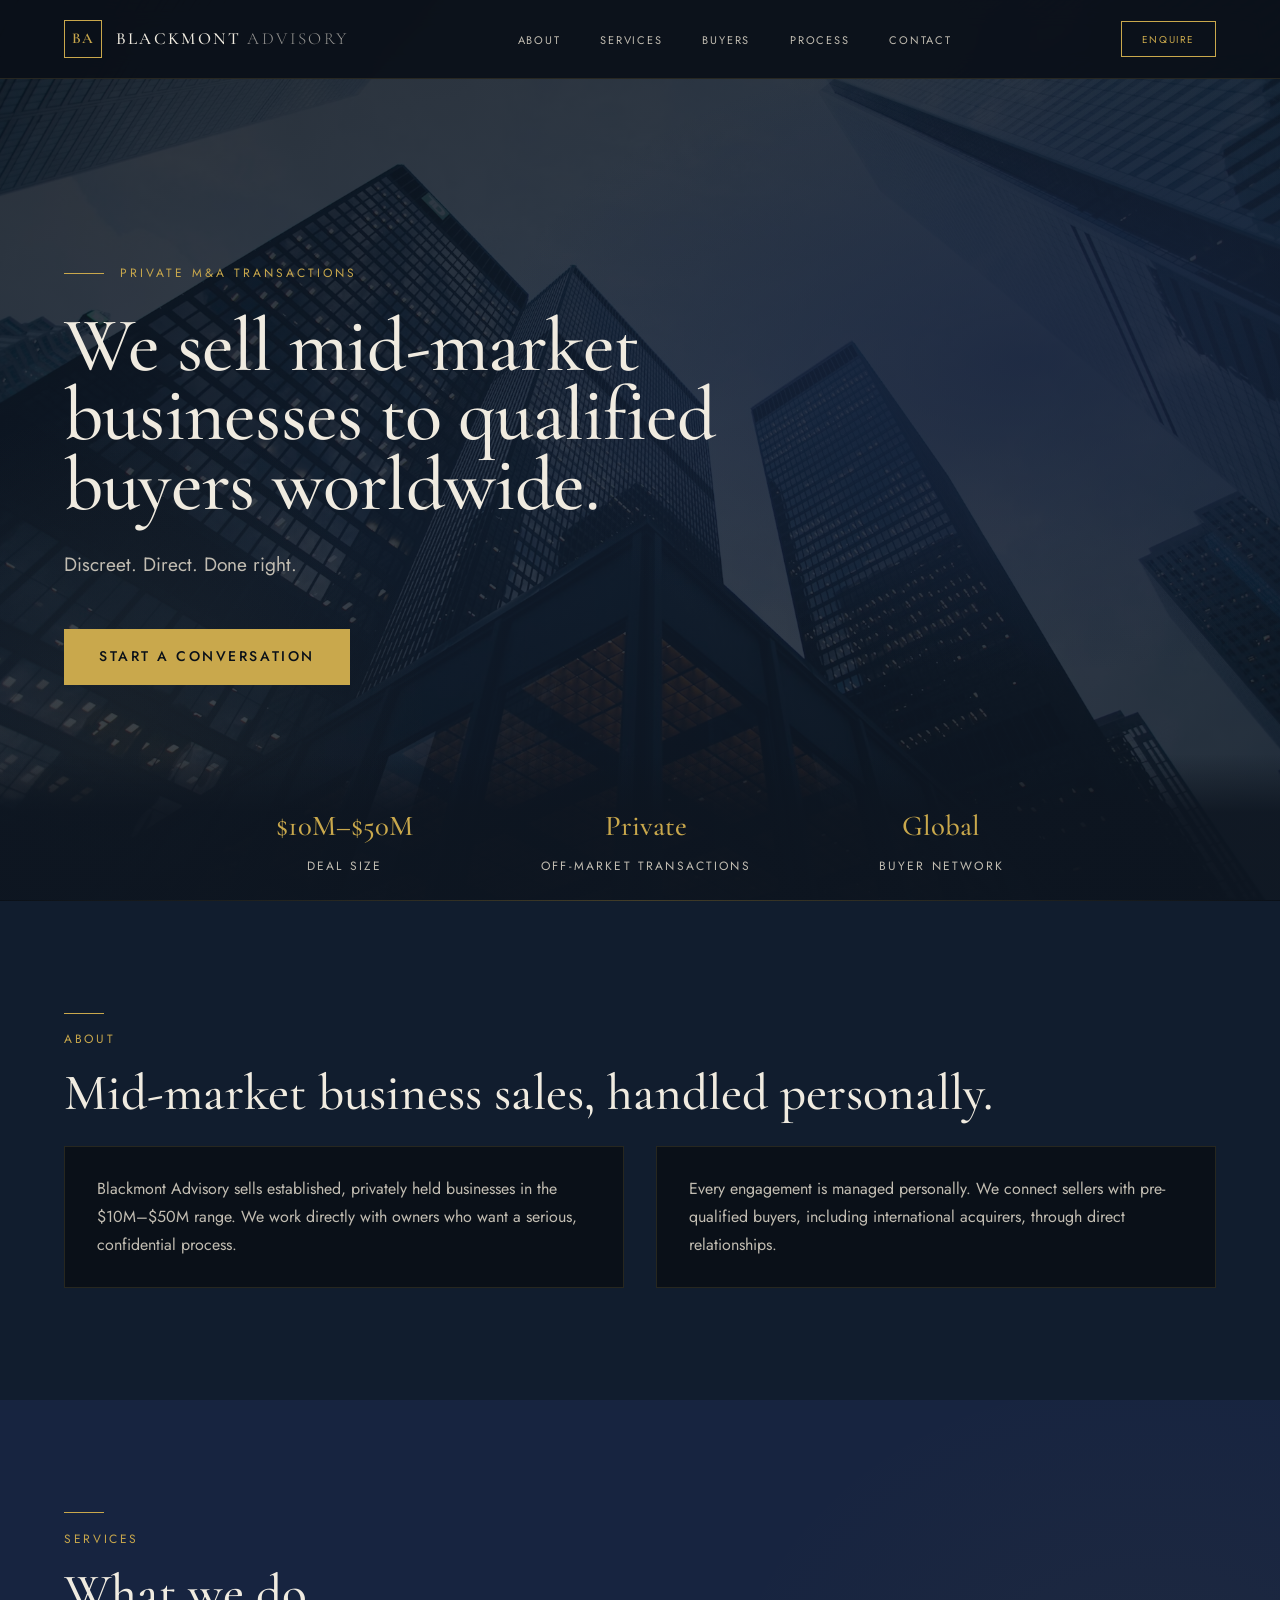
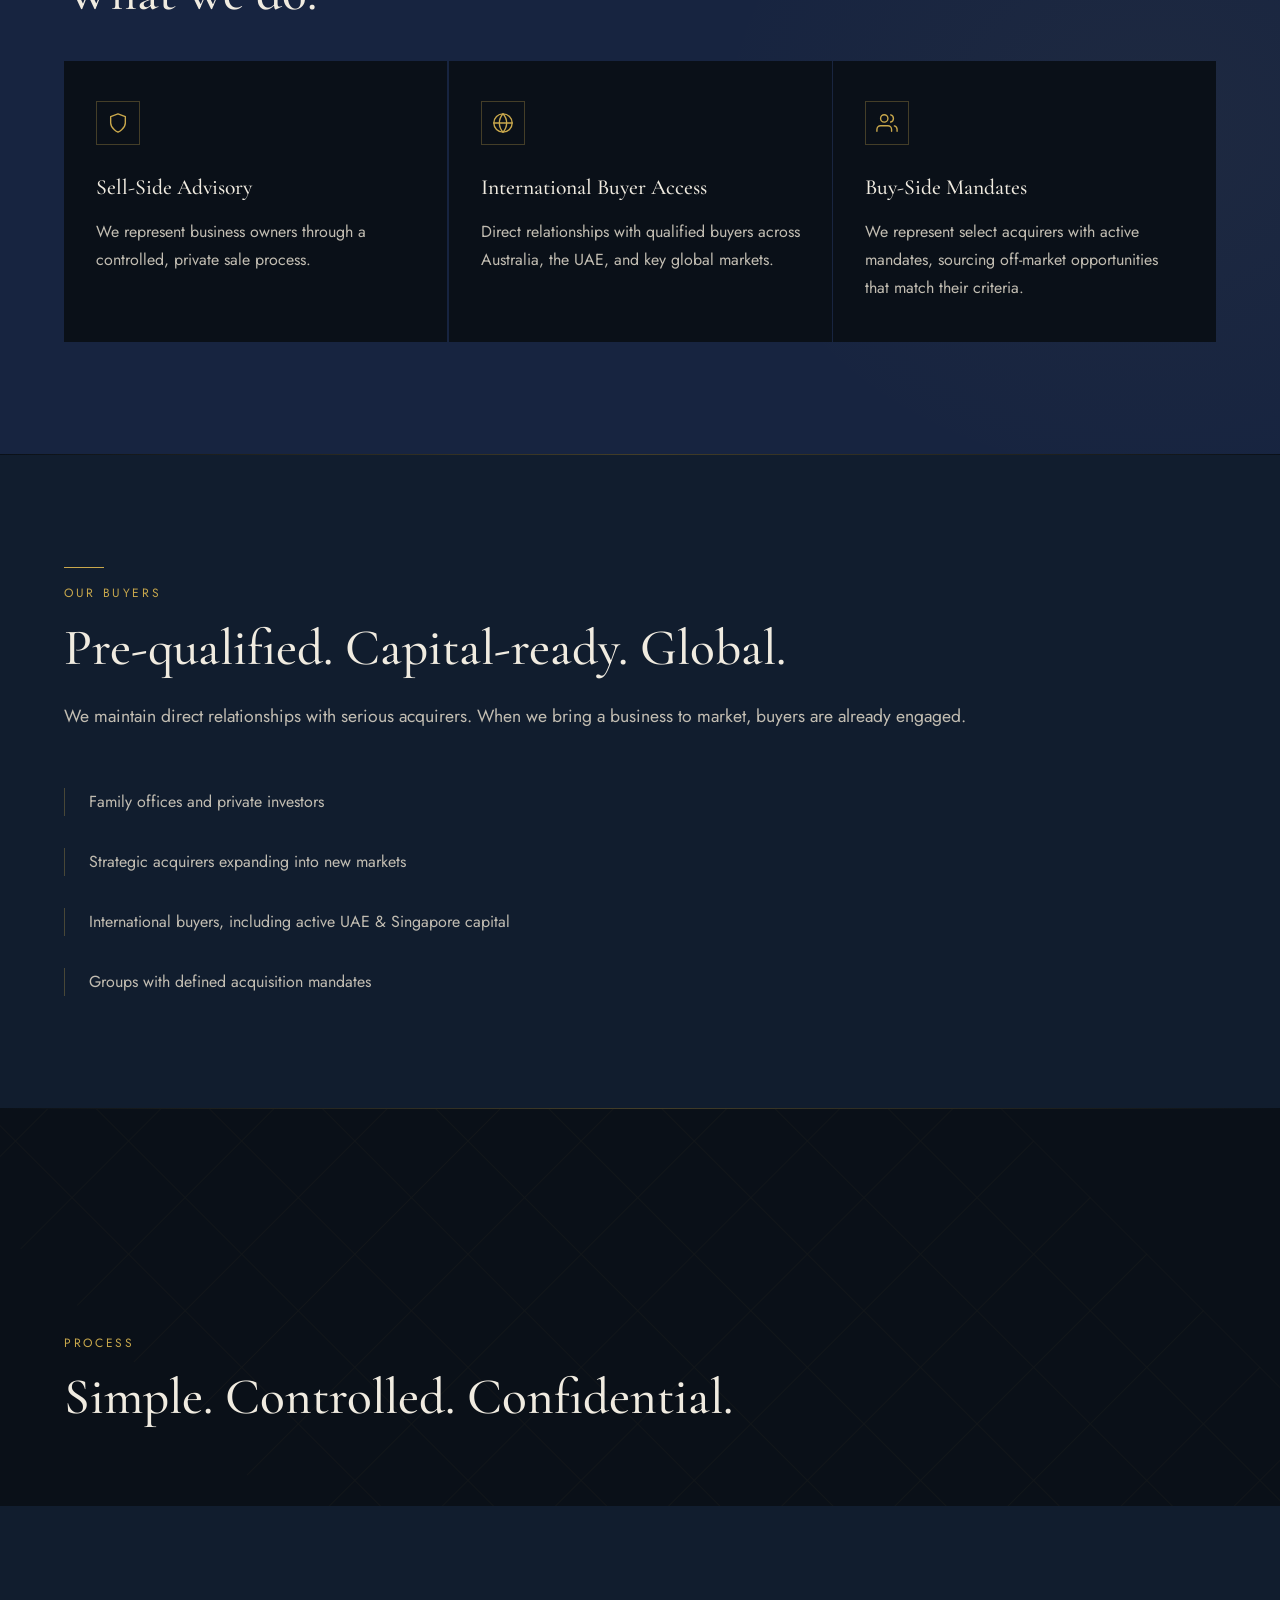
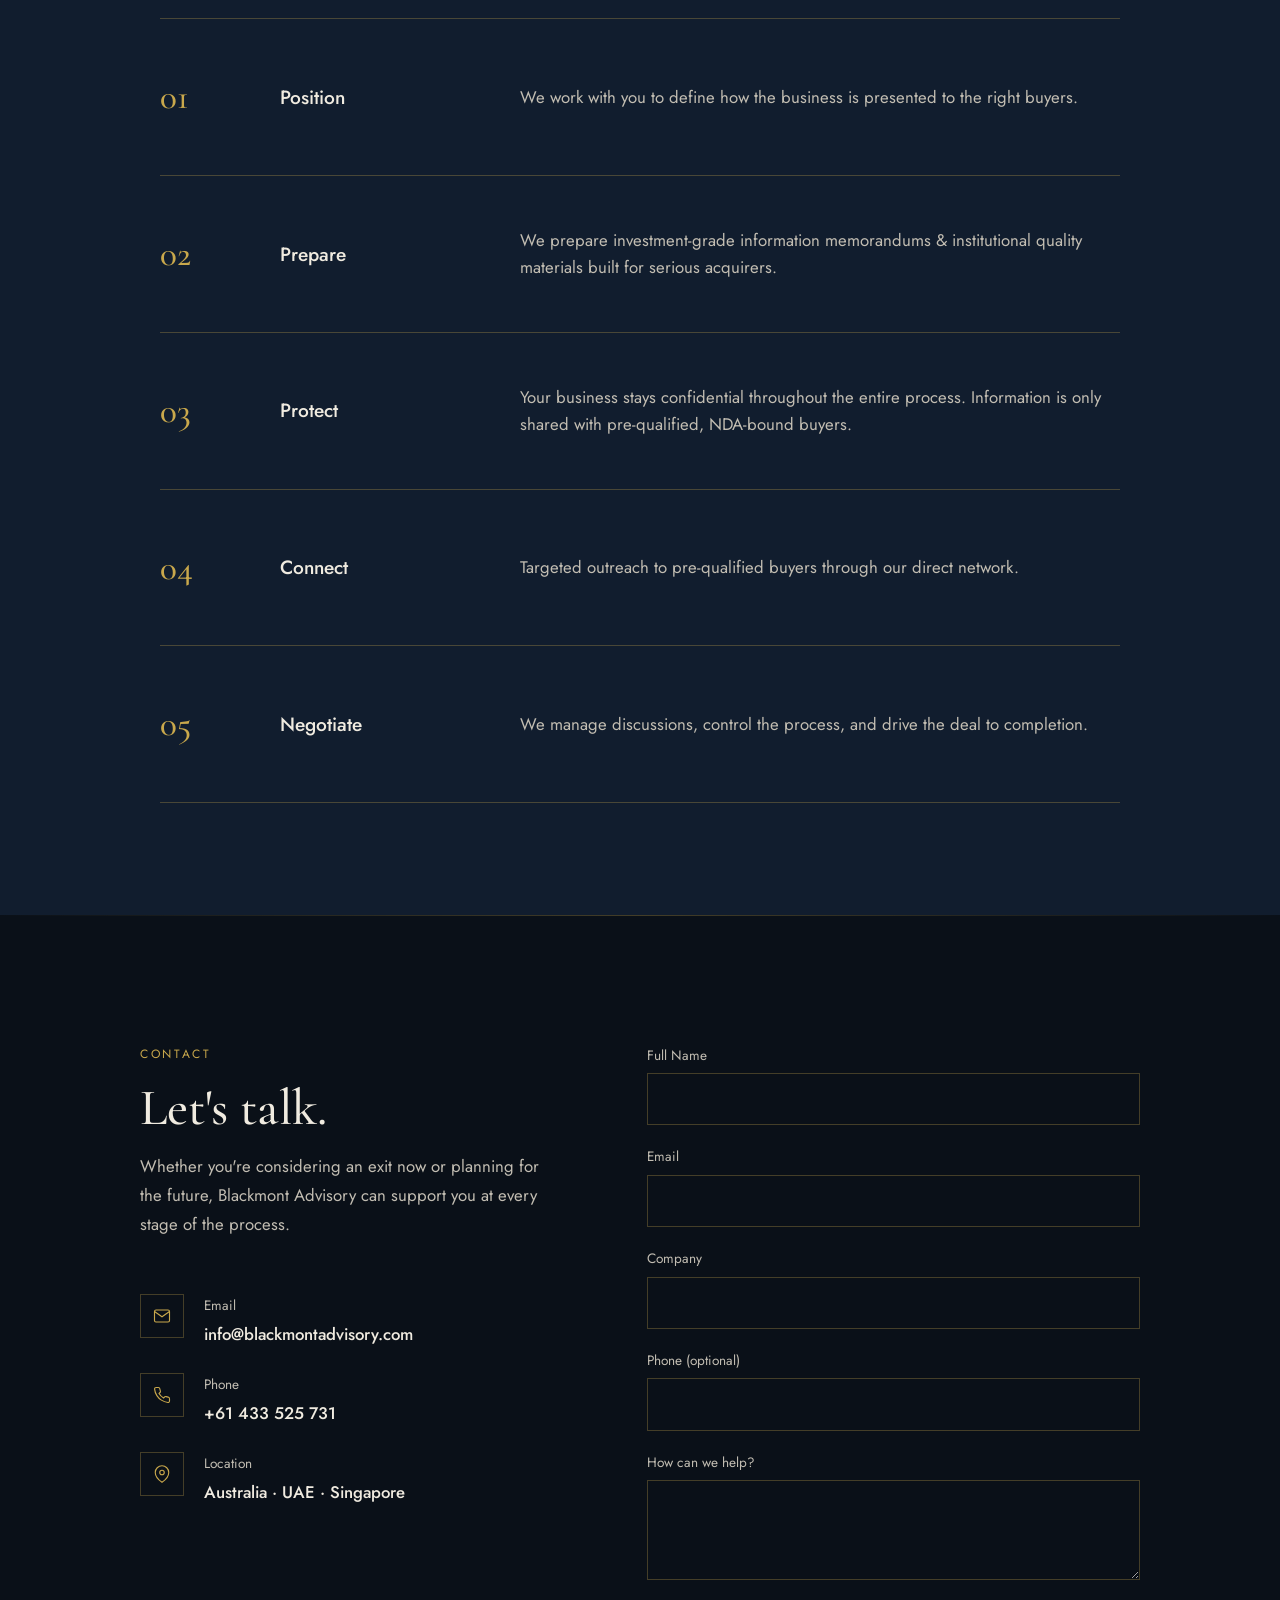
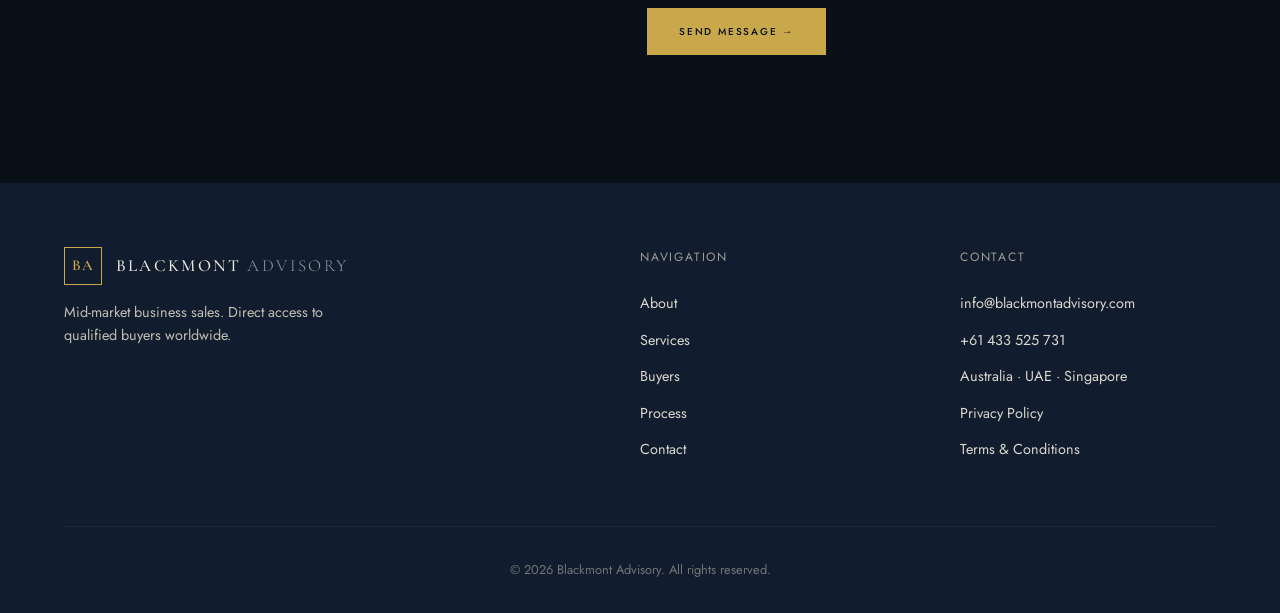
<file: index.html>
﻿<!DOCTYPE html>
<html lang="en">

<head>
  <meta charset="UTF-8">
  <meta name="viewport" content="width=device-width, initial-scale=1.0">
  <title>Blackmont Advisory, Mid-Market M&A</title>
  <link rel="icon" type="image/x-icon" href="/favicon.ico">
  <meta property="og:image" content="/advisory-og.png">
  <meta name="twitter:image" content="/advisory-og.png">
  <meta name="twitter:card" content="summary_large_image">
  <link rel="preconnect" href="https://fonts.googleapis.com">
  <link
    href="https://fonts.googleapis.com/css2?family=Cormorant+Garamond:ital,wght@0,400;0,500;0,600;1,400;1,500&family=Jost:wght@200;300;400;500&display=swap"
    rel="stylesheet">
  <link rel="stylesheet" href="style.css">
</head>

<body>

  <!-- NAV -->
  <nav>
    <a href="#home" class="nav-logo">
      <div class="nav-mono"><span>BA</span></div>
      <div class="nav-wordmark">Blackmont <span style="font-weight:200; opacity:0.6;">Advisory</span></div>
    </a>
    <ul class="nav-links">
      <li><a href="#who-we-are">About</a></li>
      <li><a href="#services">Services</a></li>
      <li><a href="#our-buyers">Buyers</a></li>
      <li><a href="#process">Process</a></li>
      <li><a href="#contact">Contact</a></li>
    </ul>
    <a href="#contact" class="nav-cta">Enquire</a>
  </nav>


  <!-- HERO -->
  <section class="hero" id="home">
    <div class="hero-bg"></div>
    <div class="hero-content">
      <div class="hero-eyebrow">Private M&A Transactions</div>
      <h1 class="hero-title">
        We sell mid-market businesses to qualified buyers worldwide.
      </h1>
      <p class="hero-body">
        Discreet. Direct. Done right.
      </p>
      <div class="hero-actions">
        <a href="#contact" class="btn-primary">Start a Conversation</a>
      </div>
    </div>

    <div class="hero-stats-bar">
      <div class="hero-stat">
        <div class="hero-stat-value">$10M–$50M</div>
        <div class="hero-stat-label">DEAL SIZE</div>
      </div>
      <div class="hero-stat">
        <div class="hero-stat-value">Private</div>
        <div class="hero-stat-label">OFF-MARKET TRANSACTIONS</div>
      </div>
      <div class="hero-stat">
        <div class="hero-stat-value">Global</div>
        <div class="hero-stat-label">BUYER NETWORK</div>
      </div>
    </div>

  </section>

  <div class="gilt-divider"></div>

  <!-- ABOUT -->
  <section id="who-we-are" style="background: var(--navy);">
    <div style="max-width: 100%;">
      <div class="section-rule"></div>
      <div class="section-eyebrow">About</div>
      <h2 class="section-title">Mid-market business sales, handled personally.</h2>

      <div class="about-text-grid" style="margin-top: 1.5rem; gap: 2rem;">
        <div class="about-card fade-up">
          <div class="about-card-body">
            Blackmont Advisory sells established, privately held businesses in the $10M–$50M range. We work directly
            with owners who want a serious, confidential process.
          </div>
        </div>
        <div class="about-card fade-up">
          <div class="about-card-body">
            Every engagement is managed personally. We connect sellers with pre-qualified buyers, including
            international acquirers, through direct relationships.
          </div>
        </div>
      </div>
    </div>
  </section>

  <div class="gilt-divider"></div>

  <!-- SERVICES -->
  <section id="services" style="background: var(--navy-mid); position: relative; overflow: hidden;">
    <div class="network-bg"></div>
    <div class="network-inner">
      <div class="network-header fade-up">
        <div class="section-rule"></div>
        <div class="section-eyebrow">Services</div>
        <h2 class="section-title">What we do.</h2>
      </div>
      <div class="network-grid">
        <div class="network-card fade-up">
          <div class="network-card-icon"
            style="display: flex; align-items: center; justify-content: center; width: 44px; height: 44px; border: 0.5px solid rgba(201, 168, 76, 0.3); margin-bottom: 1.5rem; padding: 10px;">
            <svg viewBox="0 0 24 24" fill="none" stroke="currentColor" stroke-width="1.5" stroke-linecap="round"
              stroke-linejoin="round" style="width: 100%; height: 100%;">
              <path d="M12 22s8-4 8-10V5l-8-3-8 3v7c0 6 8 10 8 10z"></path>
            </svg>
          </div>
          <div class="network-card-title">Sell-Side Advisory</div>
          <div class="network-card-body">
            We represent business owners through a controlled, private sale process.
          </div>
        </div>
        <div class="network-card fade-up">
          <div class="network-card-icon"
            style="display: flex; align-items: center; justify-content: center; width: 44px; height: 44px; border: 0.5px solid rgba(201, 168, 76, 0.3); margin-bottom: 1.5rem; padding: 10px;">
            <svg viewBox="0 0 24 24" fill="none" stroke="currentColor" stroke-width="1.5" stroke-linecap="round"
              stroke-linejoin="round" style="width: 100%; height: 100%;">
              <circle cx="12" cy="12" r="10"></circle>
              <line x1="2" y1="12" x2="22" y2="12"></line>
              <path d="M12 2a15.3 15.3 0 0 1 4 10 15.3 15.3 0 0 1-4 10 15.3 15.3 0 0 1-4-10 15.3 15.3 0 0 1 4-10z">
              </path>
            </svg>
          </div>
          <div class="network-card-title">International Buyer Access</div>
          <div class="network-card-body">
            Direct relationships with qualified buyers across Australia, the UAE, and key global markets.
          </div>
        </div>
        <div class="network-card fade-up">
          <div class="network-card-icon"
            style="display: flex; align-items: center; justify-content: center; width: 44px; height: 44px; border: 0.5px solid rgba(201, 168, 76, 0.3); margin-bottom: 1.5rem; padding: 10px;">
            <svg viewBox="0 0 24 24" fill="none" stroke="currentColor" stroke-width="1.5" stroke-linecap="round"
              stroke-linejoin="round" style="width: 100%; height: 100%;">
              <path d="M17 21v-2a4 4 0 0 0-4-4H5a4 4 0 0 0-4 4v2"></path>
              <circle cx="9" cy="7" r="4"></circle>
              <path d="M23 21v-2a4 4 0 0 0-3-3.87"></path>
              <path d="M16 3.13a4 4 0 0 1 0 7.75"></path>
            </svg>
          </div>
          <div class="network-card-title">Buy-Side Mandates</div>
          <div class="network-card-body">
            We represent select acquirers with active mandates, sourcing off-market opportunities that match their
            criteria.
          </div>
        </div>
      </div>
    </div>
  </section>

  <div class="gilt-divider"></div>

  <!-- OUR BUYERS -->
  <section id="our-buyers" style="background: var(--navy);">
    <div style="max-width: 100%;">
      <div class="section-rule"></div>
      <div class="section-eyebrow">Our Buyers</div>
      <h2 class="section-title">Pre-qualified. Capital-ready. Global.</h2>
      <p class="section-body" style="margin-bottom: 3.5rem; max-width: 100%;">
        We maintain direct relationships with serious acquirers. When we bring a business to
        market, buyers are already engaged.
      </p>

      <div class="buyers-pillars-grid">
        <div class="pillar fade-up">
          <div class="pillar-body" style="color: var(--muted);">Family offices and private investors</div>
        </div>
        <div class="pillar fade-up">
          <div class="pillar-body" style="color: var(--muted);">Strategic acquirers expanding into new markets</div>
        </div>
        <div class="pillar fade-up">
          <div class="pillar-body" style="color: var(--muted);">International buyers, including active UAE & Singapore
            capital</div>
        </div>
        <div class="pillar fade-up">
          <div class="pillar-body" style="color: var(--muted);">Groups with defined acquisition mandates</div>
        </div>
      </div>
    </div>
  </section>

  <div class="gilt-divider"></div>

  <!-- PROCESS -->
  <section id="process" style="padding-top: 14rem; padding-bottom: 5rem;">
    <div class="process-bg"></div>
    <div style="position: relative; z-index: 1;">
      <div class="section-eyebrow">Process</div>
      <h2 class="section-title" style="margin-bottom: 0;">Simple. Controlled. Confidential.</h2>
    </div>
  </section>

  <div class="gilt-divider"></div>

  <!-- PROCESS STEPS -->
  <section id="process-steps" style="background: var(--navy);">
    <div style="max-width: 960px; margin: 0 auto;">
      <div class="process-list">
        <div class="process-row fade-up">
          <div class="process-num">01</div>
          <div class="process-title">Position</div>
          <div class="process-desc">We work with you to define how the business is presented to the right buyers.</div>
        </div>
        <div class="process-row fade-up">
          <div class="process-num">02</div>
          <div class="process-title">Prepare</div>
          <div class="process-desc">We prepare investment-grade information memorandums & institutional quality
            materials
            built for serious acquirers.</div>
        </div>
        <div class="process-row fade-up">
          <div class="process-num">03</div>
          <div class="process-title">Protect</div>
          <div class="process-desc">Your business stays confidential throughout the entire process. Information is only
            shared with pre-qualified, NDA-bound buyers.</div>
        </div>
        <div class="process-row fade-up">
          <div class="process-num">04</div>
          <div class="process-title">Connect</div>
          <div class="process-desc">Targeted outreach to pre-qualified buyers through our direct network.</div>
        </div>
        <div class="process-row fade-up">
          <div class="process-num">05</div>
          <div class="process-title">Negotiate</div>
          <div class="process-desc">We manage discussions, control the process, and drive the deal to completion.</div>
        </div>
      </div>
    </div>
  </section>

  <div class="gilt-divider"></div>

  <!-- CONTACT -->
  <section id="contact">
    <div class="contact-layout">
      <!-- Left Info Column -->
      <div class="fade-up">
        <div class="section-eyebrow">Contact</div>
        <h2 class="contact-title">Let's talk.</h2>
        <p class="contact-body">
          Whether you're considering an exit now or planning for the future,
          Blackmont Advisory can support you at every stage of the process.
        </p>

        <div class="contact-info-list">
          <div class="contact-info-item">
            <div class="contact-icon">
              <svg viewBox="0 0 24 24">
                <path d="M4 4h16c1.1 0 2 .9 2 2v12c0 1.1-.9 2-2 2H4c-1.1 0-2-.9-2-2V6c0-1.1.9-2 2-2z"></path>
                <polyline points="22,6 12,13 2,6"></polyline>
              </svg>
            </div>
            <div>
              <div class="contact-info-label">Email</div>
              <div class="contact-info-val">info@blackmontadvisory.com</div>
            </div>
          </div>

          <div class="contact-info-item">
            <div class="contact-icon">
              <svg viewBox="0 0 24 24">
                <path
                  d="M22 16.92v3a2 2 0 0 1-2.18 2 19.79 19.79 0 0 1-8.63-3.07 19.5 19.5 0 0 1-6-6 19.79 19.79 0 0 1-3.07-8.67A2 2 0 0 1 4.11 2h3a2 2 0 0 1 2 1.72 12.84 12.84 0 0 0 .7 2.81 2 2 0 0 1-.45 2.11L8.09 9.91a16 16 0 0 0 6 6l1.27-1.27a2 2 0 0 1 2.11-.45 12.84 12.84 0 0 0 2.81.7A2 2 0 0 1 22 16.92z">
                </path>
              </svg>
            </div>
            <div>
              <div class="contact-info-label">Phone</div>
              <div class="contact-info-val">+61 433 525 731</div>
            </div>
          </div>

          <div class="contact-info-item">
            <div class="contact-icon">
              <svg viewBox="0 0 24 24">
                <path d="M21 10c0 7-9 13-9 13s-9-6-9-13a9 9 0 0 1 18 0z"></path>
                <circle cx="12" cy="10" r="3"></circle>
              </svg>
            </div>
            <div>
              <div class="contact-info-label">Location</div>
              <div class="contact-info-val">Australia · UAE · Singapore</div>
            </div>
          </div>
        </div>
      </div>

      <!-- Right Form Column -->
      <div class="fade-up">
        <form action="https://formsubmit.co/info@blackmontadvisory.com" method="POST" class="contact-form">
          <div class="form-group">
            <label class="form-label">Full Name</label>
            <input type="text" name="name" class="form-input" required>
          </div>
          <div class="form-group">
            <label class="form-label">Email</label>
            <input type="email" name="email" class="form-input" required>
          </div>
          <div class="form-group">
            <label class="form-label">Company</label>
            <input type="text" name="business" class="form-input" required>
          </div>
          <div class="form-group">
            <label class="form-label">Phone (optional)</label>
            <input type="tel" name="phone" class="form-input">
          </div>
          <div class="form-group">
            <label class="form-label">How can we help?</label>
            <textarea name="message" class="form-input" required></textarea>
          </div>

          <input type="hidden" name="_captcha" value="false">
          <button type="submit" class="btn-submit">
            Send Message &rarr;
          </button>
        </form>
      </div>
    </div>
  </section>
  <!-- FOOTER -->
  <footer>
    <div class="footer-grid">
      <div class="footer-brand">
        <a href="#home" class="nav-logo">
          <div class="nav-mono"><span>BA</span></div>
          <div class="nav-wordmark">Blackmont <span style="font-weight:200; opacity:0.6;">Advisory</span></div>
        </a>
        <p>Mid-market business sales. Direct access to qualified buyers worldwide.</p>
      </div>
      <div>
        <div class="footer-col-title">Navigation</div>
        <div class="footer-links">
          <a href="#who-we-are">About</a>
          <a href="#services">Services</a>
          <a href="#our-buyers">Buyers</a>
          <a href="#process">Process</a>
          <a href="#contact">Contact</a>
        </div>
      </div>
      <div>
        <div class="footer-col-title">Contact</div>
        <div class="footer-links">
          <div class="footer-contact-item">info@blackmontadvisory.com</div>
          <div class="footer-contact-item">+61 433 525 731</div>
          <div class="footer-contact-item">Australia · UAE · Singapore</div>
          <a href="privacy.html">Privacy Policy</a>
          <a href="terms.html">Terms & Conditions</a>
        </div>
      </div>
    </div>
    <div class="footer-bottom">
      <span class="footer-copyright">© 2026 Blackmont Advisory. All rights reserved.</span>
    </div>
  </footer>

  <script>
    const observer = new IntersectionObserver((entries) => {
      entries.forEach((entry, i) => {
        if (entry.isIntersecting) {
          setTimeout(() => entry.target.classList.add('visible'), i * 80);
        }
      });
    }, { threshold: 0.1 });

    document.querySelectorAll('.fade-up').forEach(el => observer.observe(el));

    // Smooth nav shrink on scroll
    window.addEventListener('scroll', () => {
      const nav = document.querySelector('nav');
      if (window.scrollY > 60) {
        nav.style.padding = '0.85rem 4rem';
      } else {
        nav.style.padding = '1.25rem 4rem';
      }
    });
  </script>
</body>

</html>
</file>
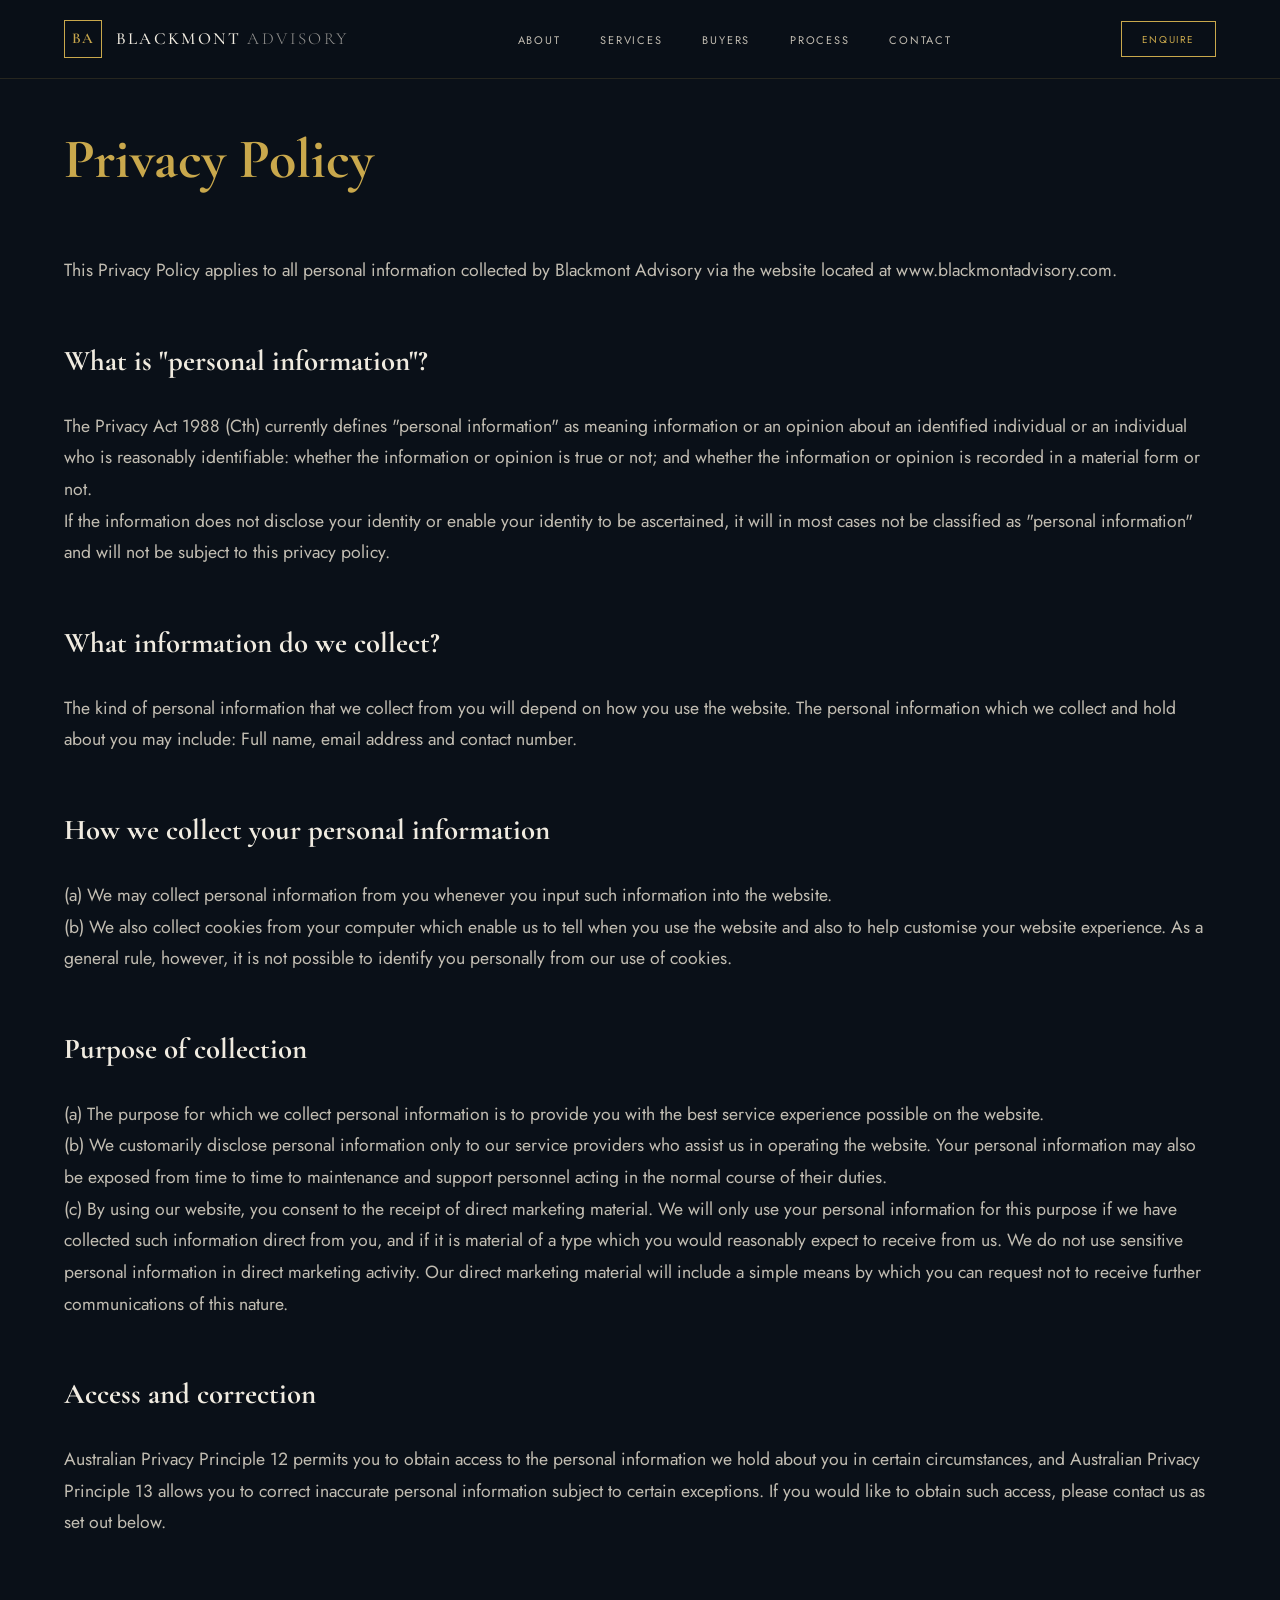
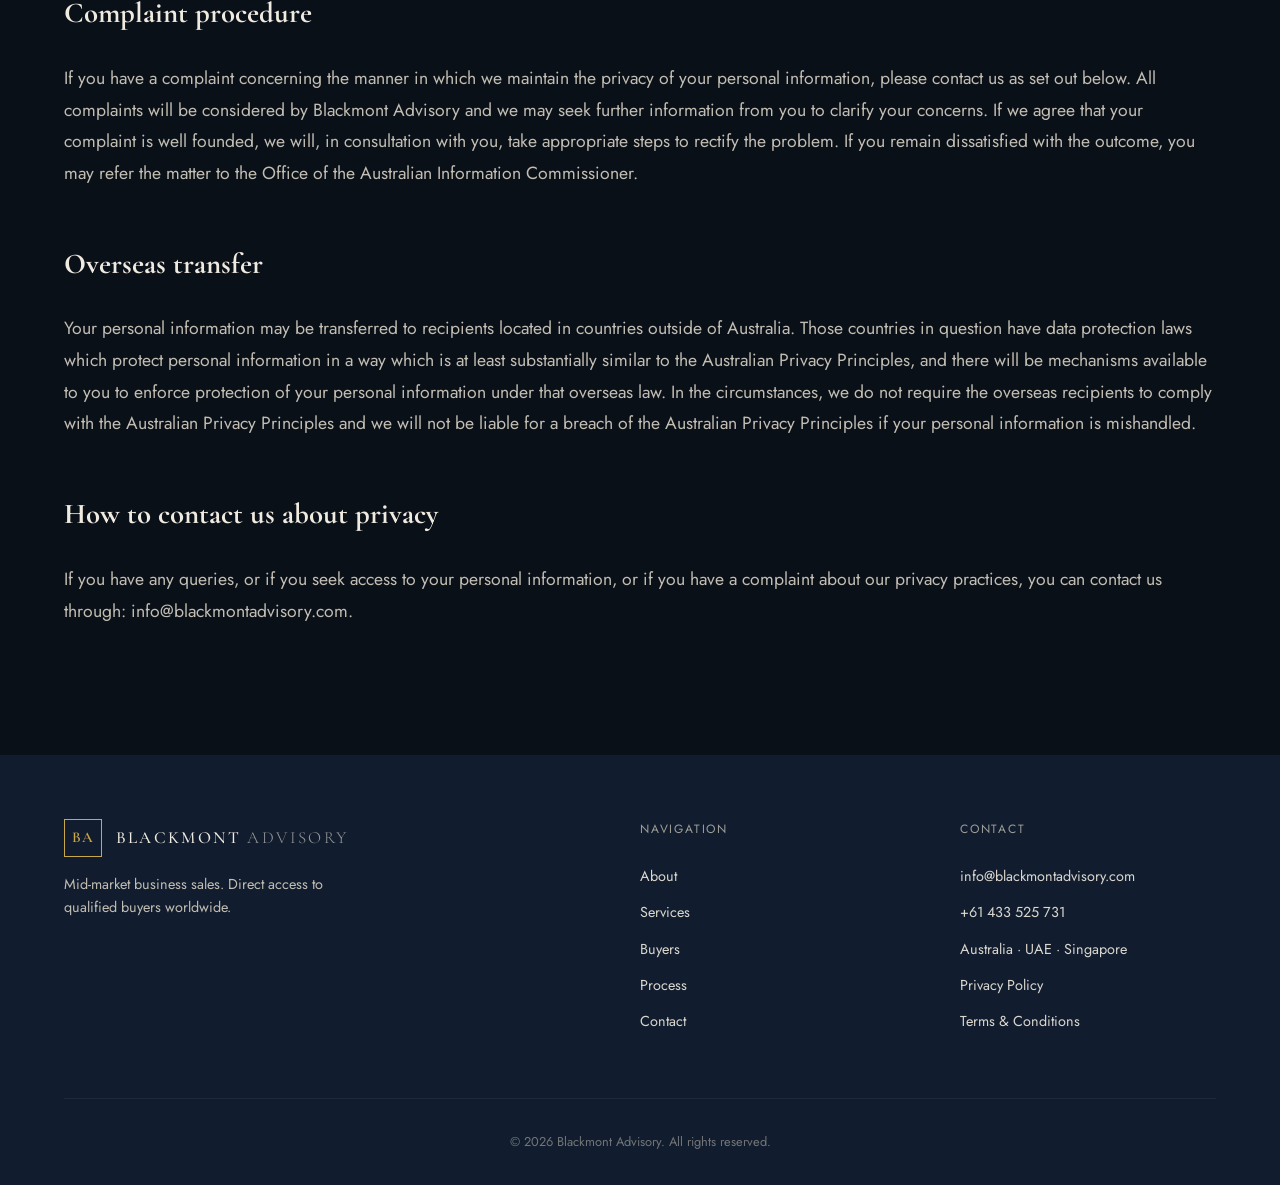
<file: privacy.html>
<!DOCTYPE html>
<html lang="en">

<head>
  <meta charset="UTF-8">
  <meta name="viewport" content="width=device-width, initial-scale=1.0">
  <title>Blackmont Advisory, Mid-Market M&A</title>
  <link rel="icon" type="image/x-icon" href="/favicon.ico">
  <meta property="og:image" content="/advisory-og.png">
  <meta name="twitter:image" content="/advisory-og.png">
  <meta name="twitter:card" content="summary_large_image">
  <link rel="preconnect" href="https://fonts.googleapis.com">
  <link
    href="https://fonts.googleapis.com/css2?family=Cormorant+Garamond:ital,wght@0,400;0,500;0,600;1,400;1,500&family=Jost:wght@200;300;400;500&display=swap"
    rel="stylesheet">
  <link rel="stylesheet" href="style.css">
</head>

<body>

  <!-- NAV -->
  <nav>
    <a href="/#home" class="nav-logo">
      <div class="nav-mono"><span>BA</span></div>
      <div class="nav-wordmark">Blackmont <span style="font-weight:200; opacity:0.6;">Advisory</span></div>
    </a>
    <ul class="nav-links">
      <li><a href="/#who-we-are">About</a></li>
      <li><a href="/#services">Services</a></li>
      <li><a href="/#our-buyers">Buyers</a></li>
      <li><a href="/#process">Process</a></li>
      <li><a href="/#contact">Contact</a></li>
    </ul>
    <a href="/#contact" class="nav-cta">Enquire</a>
  </nav>


  <section class="legal-page">
    <h1 class="legal-title">
      Privacy Policy</h1>
    <div class="legal-content">
      <p>This Privacy Policy applies to all personal information collected by Blackmont
        Advisory via the website located at www.blackmontadvisory.com.</p>

      <h3>
        What is "personal information"?</h3>
      <p>The Privacy Act 1988 (Cth) currently defines "personal information" as meaning
        information or an opinion about an identified individual or an individual who is reasonably identifiable:
        whether the information or opinion is true or not; and whether the information or opinion is recorded in a
        material form or not.</p>
      <p>If the information does not disclose your identity or enable your identity to be
        ascertained, it will in most cases not be classified as "personal information" and will not be subject to this
        privacy policy.</p>

      <h3>
        What information do we collect?</h3>
      <p>The kind of personal information that we collect from you will depend on how you
        use the website. The personal information which we collect and hold about you may include: Full name, email
        address and contact number.</p>

      <h3>
        How we collect your personal information</h3>
      <p>(a) We may collect personal information from you whenever you input such
        information into the website.</p>
      <p>(b) We also collect cookies from your computer which enable us to tell when you
        use the website and also to help customise your website experience. As a general rule, however, it is not
        possible to identify you personally from our use of cookies.</p>

      <h3>
        Purpose of collection</h3>
      <p>(a) The purpose for which we collect personal information is to provide you with
        the best service experience possible on the website.</p>
      <p>(b) We customarily disclose personal information only to our service providers
        who assist us in operating the website. Your personal information may also be exposed from time to time to
        maintenance and support personnel acting in the normal course of their duties.</p>
      <p>(c) By using our website, you consent to the receipt of direct marketing
        material. We will only use your personal information for this purpose if we have collected such information
        direct from you, and if it is material of a type which you would reasonably expect to receive from us. We do not
        use sensitive personal information in direct marketing activity. Our direct marketing material will include a
        simple means by which you can request not to receive further communications of this nature.</p>

      <h3>
        Access and correction</h3>
      <p>Australian Privacy Principle 12 permits you to obtain access to the personal
        information we hold about you in certain circumstances, and Australian Privacy Principle 13 allows you to
        correct inaccurate personal information subject to certain exceptions. If you would like to obtain such access,
        please contact us as set out below.</p>

      <h3>
        Complaint procedure</h3>
      <p>If you have a complaint concerning the manner in which we maintain the privacy
        of your personal information, please contact us as set out below. All complaints will be considered by Blackmont
        Advisory and we may seek further information from you to clarify your concerns. If we agree that your complaint
        is well founded, we will, in consultation with you, take appropriate steps to rectify the problem. If you remain
        dissatisfied with the outcome, you may refer the matter to the Office of the Australian Information
        Commissioner.</p>

      <h3>
        Overseas transfer</h3>
      <p>Your personal information may be transferred to recipients located in countries
        outside of Australia. Those countries in question have data protection laws which protect personal information
        in a way which is at least substantially similar to the Australian Privacy Principles, and there will be
        mechanisms available to you to enforce protection of your personal information under that overseas law. In the
        circumstances, we do not require the overseas recipients to comply with the Australian Privacy Principles and we
        will not be liable for a breach of the Australian Privacy Principles if your personal information is mishandled.
      </p>

      <h3>
        How to contact us about privacy</h3>
      <p>If you have any queries, or if you seek access to your personal information, or
        if you have a complaint about our privacy practices, you can contact us through: info@blackmontadvisory.com.</p>
    </div>
  </section> <!-- FOOTER -->
  <footer>
    <div class="footer-grid">
      <div class="footer-brand">
        <a href="/index.html" class="nav-logo">
          <div class="nav-mono"><span>BA</span></div>
          <div class="nav-wordmark">Blackmont <span style="font-weight:200; opacity:0.6;">Advisory</span></div>
        </a>
        <p>Mid-market business sales. Direct access to qualified buyers worldwide.</p>
      </div>
      <div>
        <div class="footer-col-title">Navigation</div>
        <div class="footer-links">
          <a href="/#who-we-are">About</a>
          <a href="/#services">Services</a>
          <a href="/#our-buyers">Buyers</a>
          <a href="/#process">Process</a>
          <a href="/#contact">Contact</a>
        </div>
      </div>
      <div>
        <div class="footer-col-title">Contact</div>
        <div class="footer-links">
          <div class="footer-contact-item">info@blackmontadvisory.com</div>
          <div class="footer-contact-item">+61 433 525 731</div>
          <div class="footer-contact-item">Australia · UAE · Singapore</div>
          <a href="privacy.html">Privacy Policy</a>
          <a href="terms.html">Terms & Conditions</a>
        </div>
      </div>
    </div>
    <div class="footer-bottom">

      <span class="footer-copyright">© 2026 Blackmont Advisory. All rights reserved.</span>
    </div>
  </footer>


</body>

</html>
</file>
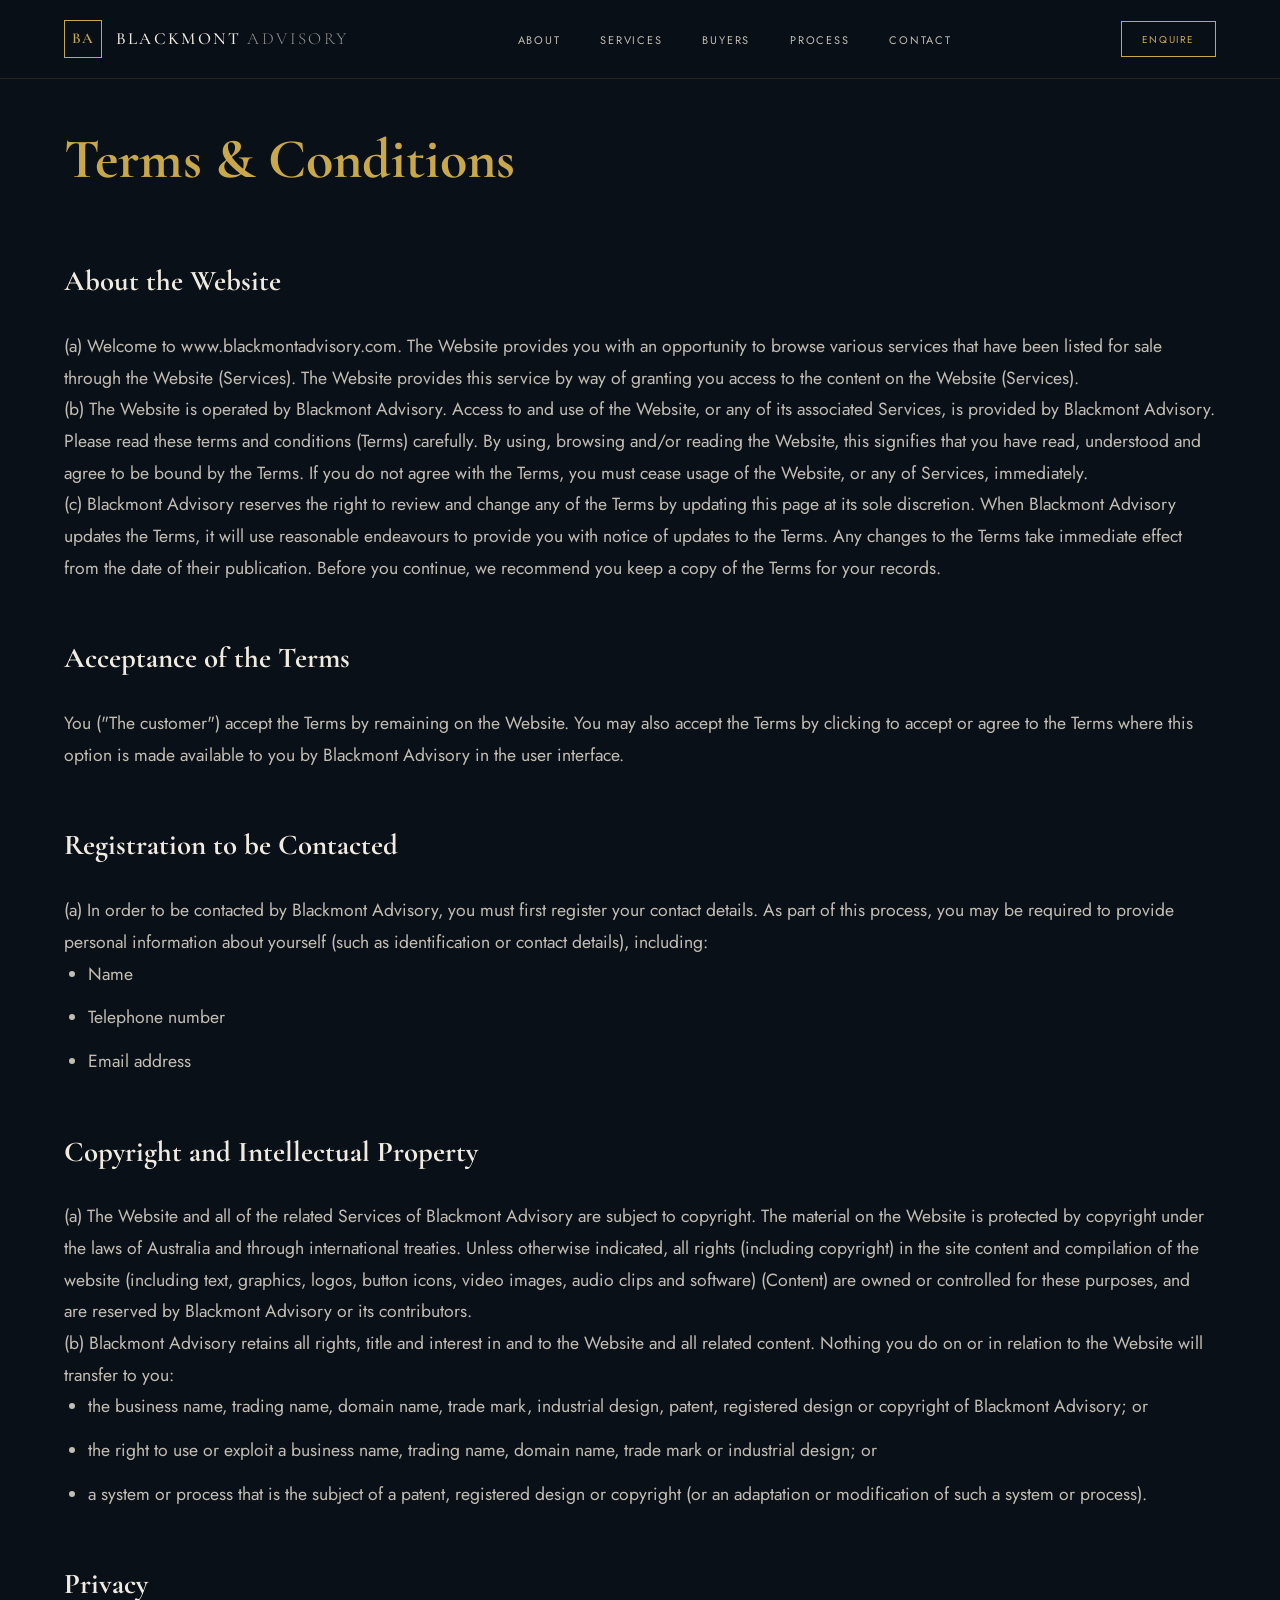
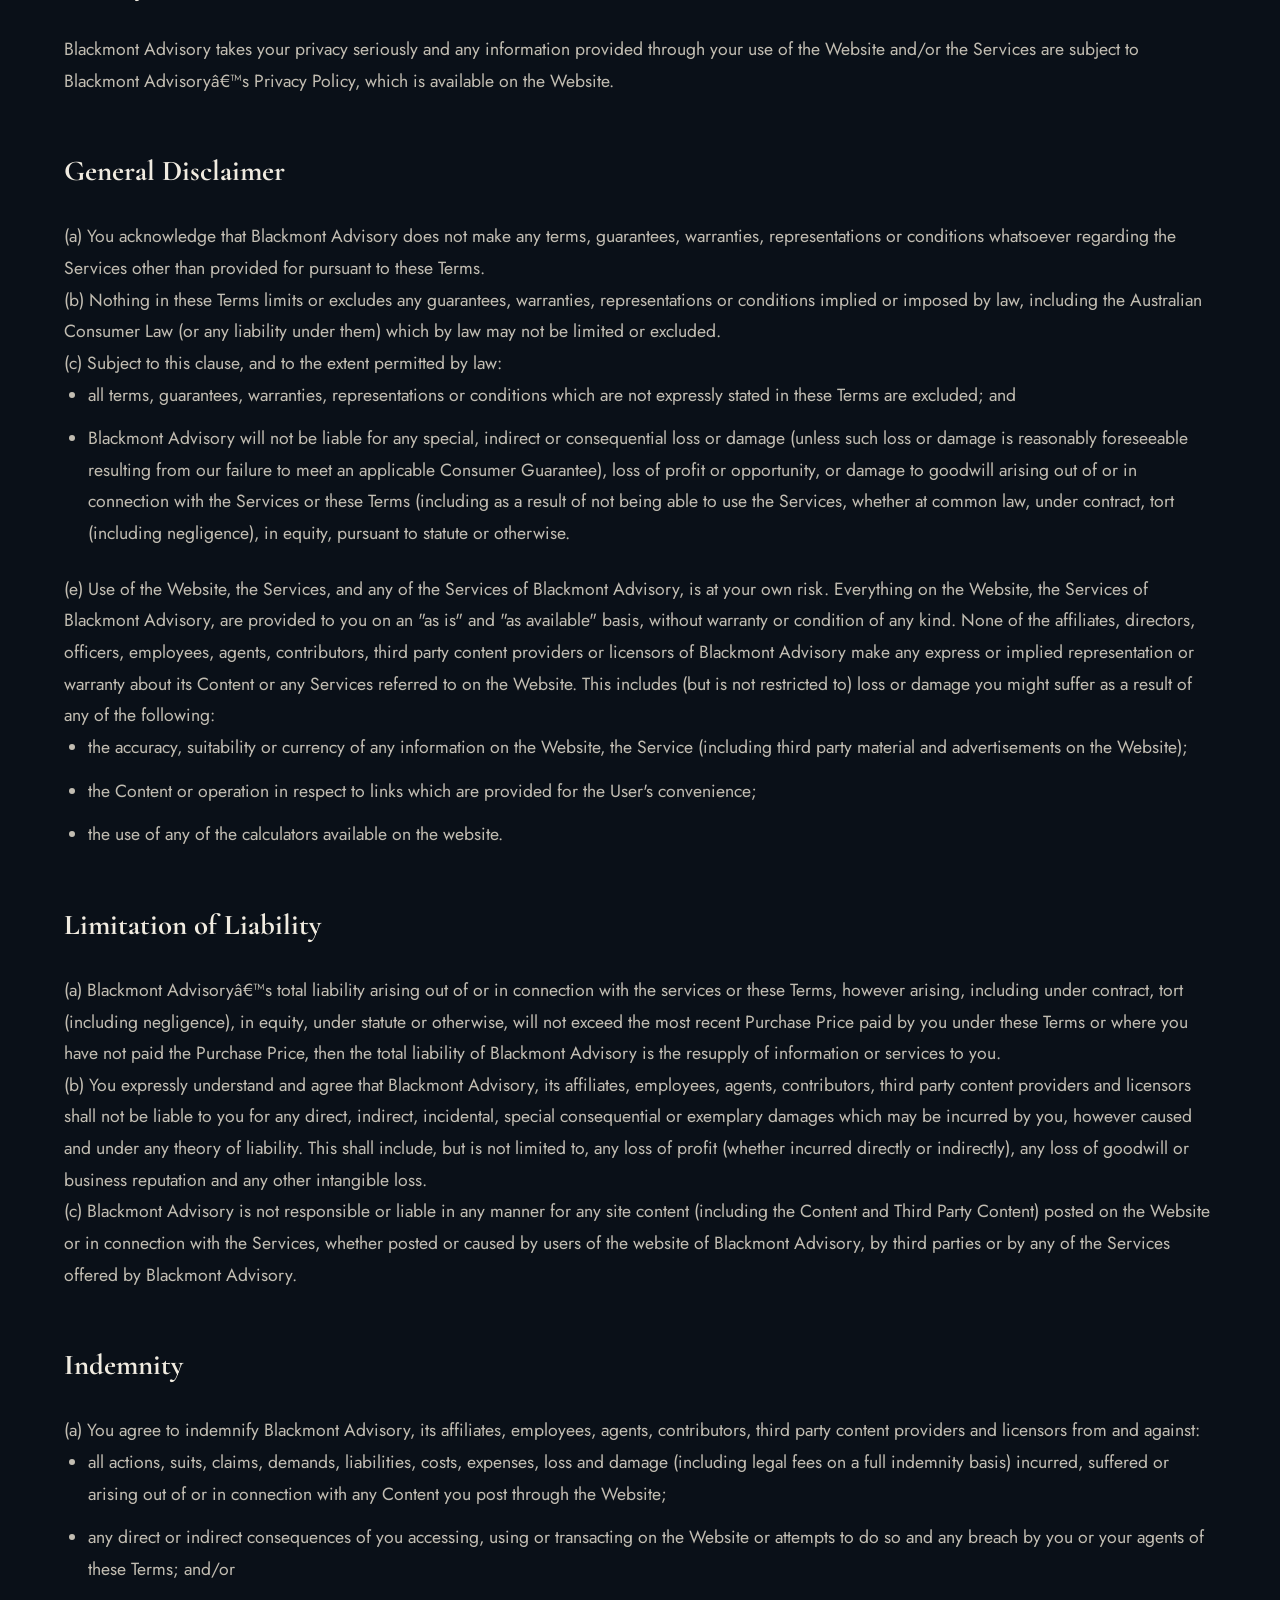
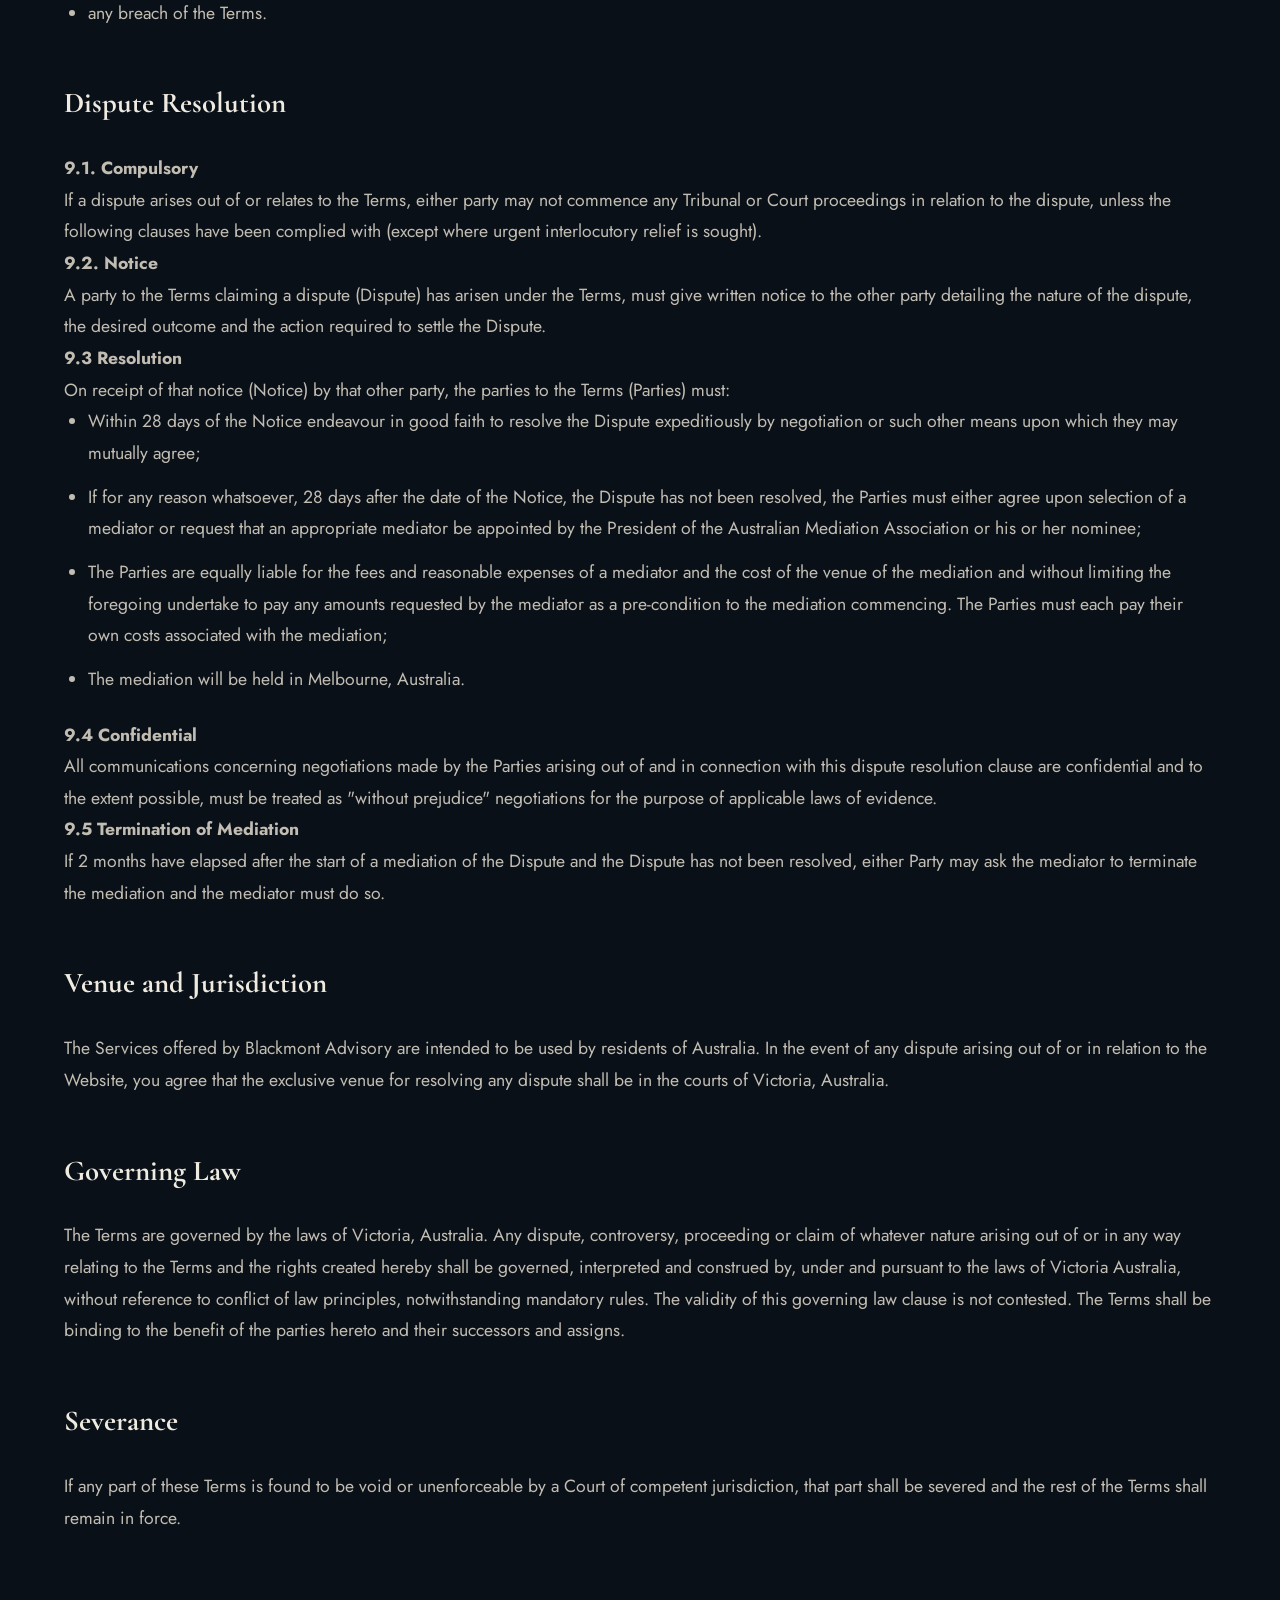
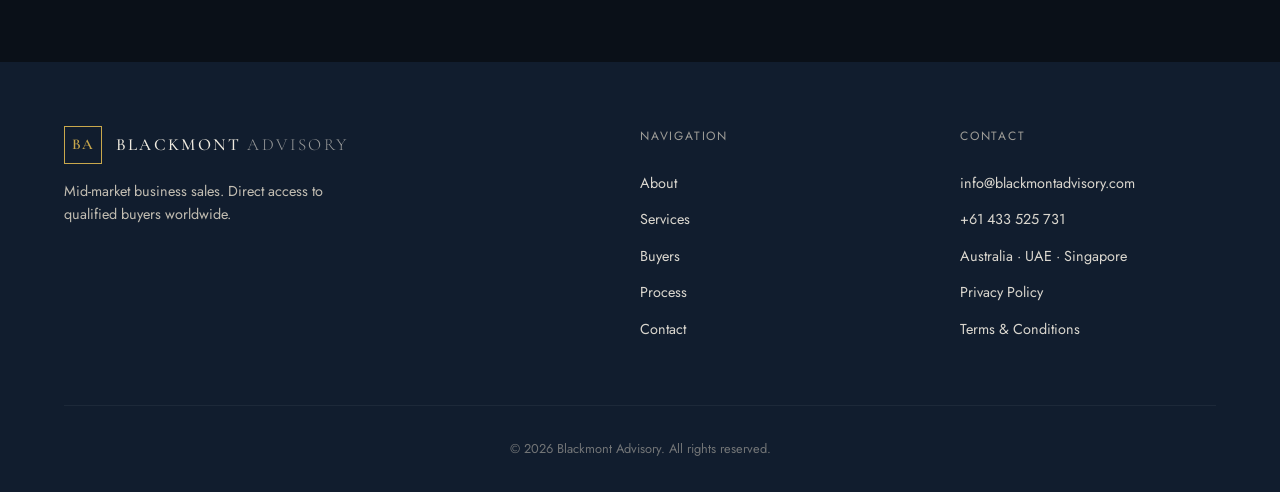
<file: terms.html>
<!DOCTYPE html>
<html lang="en">

<head>
  <meta charset="UTF-8">
  <meta name="viewport" content="width=device-width, initial-scale=1.0">
  <title>Blackmont Advisory, Mid-Market M&A</title>
  <link rel="icon" type="image/x-icon" href="/favicon.ico">
  <meta property="og:image" content="/advisory-og.png">
  <meta name="twitter:image" content="/advisory-og.png">
  <meta name="twitter:card" content="summary_large_image">
  <link rel="preconnect" href="https://fonts.googleapis.com">
  <link
    href="https://fonts.googleapis.com/css2?family=Cormorant+Garamond:ital,wght@0,400;0,500;0,600;1,400;1,500&family=Jost:wght@200;300;400;500&display=swap"
    rel="stylesheet">
  <link rel="stylesheet" href="style.css">
</head>

<body>

  <!-- NAV -->
  <nav>
    <a href="/#home" class="nav-logo">
      <div class="nav-mono"><span>BA</span></div>
      <div class="nav-wordmark">Blackmont <span style="font-weight:200; opacity:0.6;">Advisory</span></div>
    </a>
    <ul class="nav-links">
      <li><a href="/#who-we-are">About</a></li>
      <li><a href="/#services">Services</a></li>
      <li><a href="/#our-buyers">Buyers</a></li>
      <li><a href="/#process">Process</a></li>
      <li><a href="/#contact">Contact</a></li>
    </ul>
    <a href="/#contact" class="nav-cta">Enquire</a>
  </nav>


  <section class="legal-page">
    <h1 class="legal-title">
      Terms & Conditions</h1>
    <div class="legal-content">
      <h3>
        About the Website</h3>
      <p>(a) Welcome to www.blackmontadvisory.com. The Website provides you with an
        opportunity to browse various services that have been listed for sale through the Website (Services). The
        Website provides this service by way of granting you access to the content on the Website (Services).</p>
      <p>(b) The Website is operated by Blackmont Advisory. Access to and use of the
        Website, or any of its associated Services, is provided by Blackmont Advisory. Please read these terms and
        conditions (Terms) carefully. By using, browsing and/or reading the Website, this signifies that you have read,
        understood and agree to be bound by the Terms. If you do not agree with the Terms, you must cease usage of the
        Website, or any of Services, immediately.</p>
      <p>(c) Blackmont Advisory reserves the right to review and change any of the Terms
        by updating this page at its sole discretion. When Blackmont Advisory updates the Terms, it will use reasonable
        endeavours to provide you with notice of updates to the Terms. Any changes to the Terms take immediate effect
        from the date of their publication. Before you continue, we recommend you keep a copy of the Terms for your
        records.</p>

      <h3>
        Acceptance of the Terms</h3>
      <p>You ("The customer") accept the Terms by remaining on the Website. You may also
        accept the Terms by clicking to accept or agree to the Terms where this option is made available to you by
        Blackmont Advisory in the user interface.</p>

      <h3>
        Registration to be Contacted</h3>
      <p>(a) In order to be contacted by Blackmont Advisory, you must first register your
        contact details. As part of this process, you may be required to provide personal information about yourself
        (such as identification or contact details), including:</p>
      <ul>
        <li>Name</li>
        <li>Telephone number</li>
        <li>Email address</li>
      </ul>

      <h3>
        Copyright and Intellectual Property</h3>
      <p>(a) The Website and all of the related Services of Blackmont Advisory are
        subject to copyright. The material on the Website is protected by copyright under the laws of Australia and
        through international treaties. Unless otherwise indicated, all rights (including copyright) in the site content
        and compilation of the website (including text, graphics, logos, button icons, video images, audio clips and
        software) (Content) are owned or controlled for these purposes, and are reserved by Blackmont Advisory or its
        contributors.</p>
      <p>(b) Blackmont Advisory retains all rights, title and interest in and to the
        Website and all related content. Nothing you do on or in relation to the Website will transfer to you:</p>
      <ul>
        <li>the business name, trading
          name,
          domain name, trade mark, industrial design, patent, registered design or copyright of Blackmont Advisory; or
        </li>
        <li>the right to use or exploit a
          business name, trading name, domain name, trade mark or industrial design; or</li>
        <li>a system or process that is
          the
          subject of a patent, registered design or copyright (or an adaptation or modification of such a system or
          process).</li>
      </ul>

      <h3>
        Privacy</h3>
      <p>Blackmont Advisory takes your privacy seriously and any information provided
        through your use of the Website and/or the Services are subject to Blackmont Advisoryâ€™s Privacy Policy, which
        is
        available on the Website.</p>

      <h3>
        General Disclaimer</h3>
      <p>(a) You acknowledge that Blackmont Advisory does not make any terms, guarantees,
        warranties, representations or conditions whatsoever regarding the Services other than provided for pursuant to
        these Terms.</p>
      <p>(b) Nothing in these Terms limits or excludes any guarantees, warranties,
        representations or conditions implied or imposed by law, including the Australian Consumer Law (or any liability
        under them) which by law may not be limited or excluded.</p>
      <p>(c) Subject to this clause, and to the extent permitted by law:</p>
      <ul>
        <li>all terms, guarantees,
          warranties, representations or conditions which are not expressly stated in these Terms are excluded; and</li>
        <li>Blackmont Advisory will not be
          liable for any special, indirect or consequential loss or damage (unless such loss or damage is reasonably
          foreseeable resulting from our failure to meet an applicable Consumer Guarantee), loss of profit or
          opportunity, or damage to goodwill arising out of or in connection with the Services or these Terms (including
          as a result of not being able to use the Services, whether at common law, under contract, tort (including
          negligence), in equity, pursuant to statute or otherwise.</li>
      </ul>
      <p>(e) Use of the Website, the Services, and any of the Services of Blackmont
        Advisory, is at your own risk. Everything on the Website, the Services of Blackmont Advisory, are provided to
        you on an "as is" and "as available" basis, without warranty or condition of any kind. None of the affiliates,
        directors, officers, employees, agents, contributors, third party content providers or licensors of Blackmont
        Advisory make any express or implied representation or warranty about its Content or any Services referred to on
        the Website. This includes (but is not restricted to) loss or damage you might suffer as a result of any of the
        following:</p>
      <ul>
        <li>the accuracy, suitability or
          currency of any information on the Website, the Service (including third party material and advertisements on
          the Website);</li>
        <li>the Content or operation in
          respect to links which are provided for the User's convenience;</li>
        <li>the use of any of the
          calculators available on the website.</li>
      </ul>

      <h3>
        Limitation of Liability</h3>
      <p>(a) Blackmont Advisoryâ€™s total liability arising out of or in connection with
        the services or these Terms, however arising, including under contract, tort (including negligence), in equity,
        under statute or otherwise, will not exceed the most recent Purchase Price paid by you under these Terms or
        where you have not paid the Purchase Price, then the total liability of Blackmont Advisory is the resupply of
        information or services to you.</p>
      <p>(b) You expressly understand and agree that Blackmont Advisory, its affiliates,
        employees, agents, contributors, third party content providers and licensors shall not be liable to you for any
        direct, indirect, incidental, special consequential or exemplary damages which may be incurred by you, however
        caused and under any theory of liability. This shall include, but is not limited to, any loss of profit (whether
        incurred directly or indirectly), any loss of goodwill or business reputation and any other intangible loss.</p>
      <p>(c) Blackmont Advisory is not responsible or liable in any manner for any site
        content (including the Content and Third Party Content) posted on the Website or in connection with the
        Services, whether posted or caused by users of the website of Blackmont Advisory, by third parties or by any of
        the Services offered by Blackmont Advisory.</p>

      <h3>
        Indemnity</h3>
      <p>(a) You agree to indemnify Blackmont Advisory, its affiliates, employees,
        agents, contributors, third party content providers and licensors from and against:</p>
      <ul>
        <li>all actions, suits, claims,
          demands, liabilities, costs, expenses, loss and damage (including legal fees on a full indemnity basis)
          incurred, suffered or arising out of or in connection with any Content you post through the Website;</li>
        <li>any direct or indirect
          consequences of you accessing, using or transacting on the Website or attempts to do so and any breach by you
          or your agents of these Terms; and/or</li>
        <li>any breach of the Terms.</li>
      </ul>

      <h3>
        Dispute Resolution</h3>
      <p><strong>9.1. Compulsory</strong><br>If a dispute arises out of or relates to the
        Terms, either party may not commence any Tribunal or Court proceedings in relation to the dispute, unless the
        following clauses have been complied with (except where urgent interlocutory relief is sought).</p>
      <p><strong>9.2. Notice</strong><br>A party to the Terms claiming a dispute
        (Dispute) has arisen under the Terms, must give written notice to the other party detailing the nature of the
        dispute, the desired outcome and the action required to settle the Dispute.</p>
      <p><strong>9.3 Resolution</strong><br>On receipt of that notice (Notice) by that
        other party, the parties to the Terms (Parties) must:</p>
      <ul>
        <li>Within 28 days of the Notice
          endeavour in good faith to resolve the Dispute expeditiously by negotiation or such other means upon which
          they may mutually agree;</li>
        <li>If for any reason whatsoever,
          28
          days after the date of the Notice, the Dispute has not been resolved, the Parties must either agree upon
          selection of a mediator or request that an appropriate mediator be appointed by the President of the
          Australian Mediation Association or his or her nominee;</li>
        <li>The Parties are equally
          liable
          for the fees and reasonable expenses of a mediator and the cost of the venue of the mediation and without
          limiting the foregoing undertake to pay any amounts requested by the mediator as a pre-condition to the
          mediation commencing. The Parties must each pay their own costs associated with the mediation;</li>
        <li>The mediation will be held in
          Melbourne, Australia.</li>
      </ul>
      <p><strong>9.4 Confidential</strong><br>All communications concerning negotiations
        made by the Parties arising out of and in connection with this dispute resolution clause are confidential and to
        the extent possible, must be treated as "without prejudice" negotiations for the purpose of applicable laws of
        evidence.</p>
      <p><strong>9.5 Termination of Mediation</strong><br>If 2 months have elapsed after
        the start of a mediation of the Dispute and the Dispute has not been resolved, either Party may ask the mediator
        to terminate the mediation and the mediator must do so.</p>

      <h3>
        Venue and Jurisdiction</h3>
      <p>The Services offered by Blackmont Advisory are intended to be used by residents
        of Australia. In the event of any dispute arising out of or in relation to the Website, you agree that the
        exclusive venue for resolving any dispute shall be in the courts of Victoria, Australia.</p>

      <h3>
        Governing Law</h3>
      <p>The Terms are governed by the laws of Victoria, Australia. Any dispute,
        controversy, proceeding or claim of whatever nature arising out of or in any way relating to the Terms and the
        rights created hereby shall be governed, interpreted and construed by, under and pursuant to the laws of
        Victoria Australia, without reference to conflict of law principles, notwithstanding mandatory rules. The
        validity of this governing law clause is not contested. The Terms shall be binding to the benefit of the parties
        hereto and their successors and assigns.</p>

      <h3>
        Severance</h3>
      <p>If any part of these Terms is found to be void or unenforceable by a Court of
        competent jurisdiction, that part shall be severed and the rest of the Terms shall remain in force.</p>
    </div>
  </section> <!-- FOOTER -->
  <footer>
    <div class="footer-grid">
      <div class="footer-brand">
        <a href="/index.html" class="nav-logo">
          <div class="nav-mono"><span>BA</span></div>
          <div class="nav-wordmark">Blackmont <span style="font-weight:200; opacity:0.6;">Advisory</span></div>
        </a>
        <p>Mid-market business sales. Direct access to qualified buyers worldwide.</p>
      </div>
      <div>
        <div class="footer-col-title">Navigation</div>
        <div class="footer-links">
          <a href="/#who-we-are">About</a>
          <a href="/#services">Services</a>
          <a href="/#our-buyers">Buyers</a>
          <a href="/#process">Process</a>
          <a href="/#contact">Contact</a>
        </div>
      </div>
      <div>
        <div class="footer-col-title">Contact</div>
        <div class="footer-links">
          <div class="footer-contact-item">info@blackmontadvisory.com</div>
          <div class="footer-contact-item">+61 433 525 731</div>
          <div class="footer-contact-item">Australia · UAE · Singapore</div>
          <a href="privacy.html">Privacy Policy</a>
          <a href="terms.html">Terms & Conditions</a>
        </div>
      </div>
    </div>
    <div class="footer-bottom">

      <span class="footer-copyright">© 2026 Blackmont Advisory. All rights reserved.</span>
    </div>
  </footer>


</body>

</html>
</file>
<file: style.css>
*,
*::before,
*::after {
  box-sizing: border-box;
  margin: 0;
  padding: 0;
}

:root {
  --midnight: #0a1018;
  --navy: #111d2e;
  --navy-mid: #172440;
  --gilt: #c9a84c;
  --gilt-light: #e2c97e;
  --parchment: #f0ebe0;
  --linen: #e8e3d8;
  --muted: #c2bdb2;
  --rule: rgba(201, 168, 76, 0.3);
}

html {
  scroll-behavior: smooth;
}

body {
  background: var(--midnight);
  color: var(--parchment);
  font-family: 'Jost', sans-serif;
  font-weight: 400;
  line-height: 1.7;
  overflow-x: hidden;
}

/* â”€â”€â”€ NAV â”€â”€â”€ */
nav {
  position: fixed;
  top: 0;
  left: 0;
  right: 0;
  z-index: 100;
  display: flex;
  align-items: center;
  justify-content: space-between;
  padding: 1.25rem 4rem;
  border-bottom: 0.5px solid rgba(201, 168, 76, 0.15);
  background: rgba(10, 16, 24, 0.92);
  backdrop-filter: blur(12px);
  transition: padding 0.3s;
}

.nav-logo {
  display: flex;
  align-items: center;
  gap: 0.85rem;
  text-decoration: none;
}

.nav-mono {
  width: 38px;
  height: 38px;
  border: 1px solid var(--gilt);
  display: flex;
  align-items: center;
  justify-content: center;
  flex-shrink: 0;
}

.nav-mono span {
  font-family: 'Cormorant Garamond', serif;
  font-size: 15px;
  font-weight: 600;
  color: var(--gilt);
  letter-spacing: 0.04em;
}

.nav-wordmark {
  font-family: 'Cormorant Garamond', serif;
  font-size: 17px;
  font-weight: 500;
  color: var(--parchment);
  letter-spacing: 0.14em;
  text-transform: uppercase;
}

.nav-links {
  display: flex;
  gap: 2.5rem;
  list-style: none;
}

.nav-links a {
  font-size: 11px;
  letter-spacing: 0.16em;
  text-transform: uppercase;
  color: var(--muted);
  text-decoration: none;
  font-weight: 400;
  transition: color 0.2s;
}

.nav-links a:hover {
  color: var(--gilt);
}

.nav-cta {
  font-size: 10px;
  letter-spacing: 0.16em;
  text-transform: uppercase;
  color: var(--gilt);
  border: 0.5px solid var(--gilt);
  padding: 0.55rem 1.25rem;
  text-decoration: none;
  font-weight: 400;
  transition:
    background 0.2s,
    color 0.2s;
}

.nav-cta:hover {
  background: var(--gilt);
  color: var(--midnight);
}

/* â”€â”€â”€ HERO â”€â”€â”€ */
.hero {
  min-height: 100vh;
  display: flex;
  flex-direction: column;
  justify-content: center;
  padding: 8rem 4rem 5rem;
  position: relative;
  overflow: hidden;
}

.hero-bg {
  position: absolute;
  inset: 0;
  z-index: 0;
  background:
    radial-gradient(
      ellipse 60% 50% at 80% 40%,
      rgba(23, 36, 64, 0.7) 0%,
      transparent 70%
    ),
    radial-gradient(
      ellipse 40% 60% at 10% 80%,
      rgba(201, 168, 76, 0.05) 0%,
      transparent 60%
    ),
    linear-gradient(
      160deg,
      rgba(10, 16, 24, 0.85) 0%,
      rgba(17, 29, 46, 0.85) 50%,
      rgba(13, 21, 32, 0.85) 100%
    ),
    url('./hero.webp');
  background-size: cover;
  background-position: center;
  background-repeat: no-repeat;
}

.hero-content {
  position: relative;
  z-index: 1;
  max-width: 820px;
}

.hero-eyebrow {
  font-size: 12px;
  letter-spacing: 0.25em;
  text-transform: uppercase;
  color: var(--gilt);
  margin-bottom: 1.75rem;
  display: flex;
  align-items: center;
  gap: 1rem;
}

.hero-eyebrow::before {
  content: '';
  display: block;
  width: 40px;
  height: 0.5px;
  background: var(--gilt);
}

.hero-title {
  font-family: 'Cormorant Garamond', serif;
  font-size: clamp(3.2rem, 6vw, 5.8rem);
  font-weight: 500;
  line-height: 0.9;
  color: var(--parchment);
  letter-spacing: -0.01em;
  margin-bottom: 1.75rem;
}

.hero-title em {
  font-style: italic;
  color: var(--gilt-light);
}

.hero-body {
  font-size: 1.2rem;
  color: var(--muted);
  max-width: 520px;
  line-height: 1.8;
  margin-bottom: 3rem;
  font-weight: 400;
}

.hero-actions {
  display: flex;
  gap: 1rem;
  align-items: center;
}

.btn-primary {
  font-size: 14px;
  letter-spacing: 0.18em;
  text-transform: uppercase;
  background: var(--gilt);
  color: var(--midnight);
  padding: 1rem 2.2rem;
  text-decoration: none;
  font-weight: 500;
  display: inline-block;
  transition: background 0.2s;
}

.btn-primary:hover {
  background: var(--gilt-light);
}

.btn-ghost {
  font-size: 10px;
  letter-spacing: 0.18em;
  text-transform: uppercase;
  color: var(--muted);
  text-decoration: none;
  font-weight: 400;
  display: flex;
  align-items: center;
  gap: 0.6rem;
  transition: color 0.2s;
}

.btn-ghost:hover {
  color: var(--parchment);
}

.btn-ghost::after {
  content: 'â†’';
  font-size: 14px;
}

.hero-stats {
  position: absolute;
  right: 4rem;
  bottom: 4rem;
  display: flex;
  gap: 3rem;
  z-index: 1;
}

.stat {
  text-align: right;
}

.stat-num {
  font-family: 'Cormorant Garamond', serif;
  font-size: 2.8rem;
  font-weight: 500;
  color: var(--parchment);
  line-height: 1;
}

.stat-label {
  font-size: 9px;
  letter-spacing: 0.18em;
  text-transform: uppercase;
  color: var(--muted);
  margin-top: 4px;
}

.hero-stats-bar {
  position: absolute;
  bottom: 0;
  left: 0;
  right: 0;
  background: linear-gradient(
    to bottom,
    rgba(13, 21, 32, 0) 0%,
    rgba(13, 21, 32, 0.85) 40%,
    rgba(13, 21, 32, 0.85) 100%
  );
  display: flex;
  justify-content: center;
  gap: 8rem;
  padding: 3rem 4rem 1.5rem;
  z-index: 10;
}

.hero-stat {
  text-align: center;
}

.hero-stat-value {
  font-family: 'Cormorant Garamond', serif;
  font-size: 1.8rem;
  font-weight: 500;
  color: var(--gilt);
  margin-bottom: 0.3rem;
}

.hero-stat-label {
  font-size: 12px;
  letter-spacing: 0.18em;
  text-transform: uppercase;
  color: var(--muted);
}

/* â”€â”€â”€ SHARED SECTION â”€â”€â”€ */
section {
  padding: 7rem 4rem;
}

.section-rule {
  width: 40px;
  height: 0.5px;
  background: var(--gilt);
  margin-bottom: 1rem;
}

.section-eyebrow {
  font-size: 12px;
  letter-spacing: 0.22em;
  text-transform: uppercase;
  color: var(--gilt);
  margin-bottom: 1rem;
}

.section-title {
  font-family: 'Cormorant Garamond', serif;
  font-size: clamp(2.2rem, 4vw, 3.4rem);
  font-weight: 500;
  line-height: 1.1;
  color: var(--parchment);
  margin-bottom: 1.5rem;
}

.section-body {
  font-size: 1.1rem;
  color: var(--muted);
  max-width: 520px;
  line-height: 1.85;
}

/* â”€â”€â”€ ABOUT â”€â”€â”€ */
#about {
  background: var(--navy);
}

.about-grid {
  display: grid;
  grid-template-columns: 1fr 1fr;
  gap: 5rem;
  align-items: center;
}

.about-pillars {
  display: flex;
  flex-direction: column;
  gap: 2rem;
  margin-top: 2rem;
}

.pillar {
  padding-left: 1.5rem;
  border-left: 0.5px solid var(--rule);
}

.pillar-title {
  font-family: 'Cormorant Garamond', serif;
  font-size: 1.15rem;
  font-weight: 500;
  color: var(--parchment);
  margin-bottom: 0.35rem;
}

.pillar-body {
  font-size: 1rem;
  color: var(--muted);
  line-height: 1.75;
}

.about-right {
  display: flex;
  flex-direction: column;
  gap: 1.5rem;
}

.about-card {
  background: var(--midnight);
  border: 0.5px solid rgba(201, 168, 76, 0.15);
  padding: 1.75rem 2rem;
}

.about-card-num {
  font-family: 'Cormorant Garamond', serif;
  font-size: 3rem;
  font-weight: 400;
  color: var(--gilt);
  line-height: 1;
  margin-bottom: 0.75rem;
}

.about-card-title {
  font-size: 11px;
  letter-spacing: 0.16em;
  text-transform: uppercase;
  color: var(--gilt);
  margin-bottom: 0.5rem;
}

.about-card-body {
  font-size: 1rem;
  color: var(--muted);
  line-height: 1.75;
}

/* â”€â”€â”€ SELLERS / PROCESS â”€â”€â”€ */
#process {
  background: var(--midnight);
  position: relative;
  overflow: hidden;
}

.process-bg {
  position: absolute;
  inset: -50%;
  width: 200%;
  height: 200%;
  opacity: 0.04;
  background-image:
    linear-gradient(var(--gilt) 1px, transparent 1px),
    linear-gradient(90deg, var(--gilt) 1px, transparent 1px);
  background-size: 80px 80px;
  transform: rotate(45deg);
  z-index: 0;
}

.process-list {
  display: flex;
  flex-direction: column;
}

.process-row {
  display: grid;
  grid-template-columns: 120px 240px 1fr;
  align-items: center;
  padding: 3rem 0;
  border-bottom: 0.5px solid var(--rule);
}

.process-row:first-child {
  border-top: 0.5px solid var(--rule);
}

.process-num {
  font-family: 'Cormorant Garamond', serif;
  font-size: 2.2rem;
  font-weight: 500;
  color: var(--gilt);
}

.process-title {
  font-size: 1.2rem;
  font-weight: 500;
  color: var(--parchment);
}

.process-desc {
  font-size: 1.05rem;
  color: var(--muted);
  line-height: 1.6;
}

/* â”€â”€â”€ NETWORK â”€â”€â”€ */
#network {
  background: var(--navy-mid);
  position: relative;
  overflow: hidden;
}

.network-bg {
  position: absolute;
  inset: 0;
  background: radial-gradient(
    ellipse 50% 80% at 90% 50%,
    rgba(201, 168, 76, 0.04) 0%,
    transparent 70%
  );
}

.network-inner {
  position: relative;
  z-index: 1;
}

.network-header {
  max-width: 640px;
  margin-bottom: 2.5rem;
}

.network-grid {
  display: grid;
  grid-template-columns: repeat(3, 1fr);
  gap: 1.5px;
}

.network-card {
  background: var(--midnight);
  padding: 2.5rem 2rem;
  position: relative;
  overflow: hidden;
  transition: background 0.3s;
}

.network-card:hover {
  background: #0e1925;
}

.network-card::before {
  content: '';
  position: absolute;
  top: 0;
  left: 0;
  right: 0;
  height: 1px;
  background: linear-gradient(90deg, transparent, var(--gilt), transparent);
  opacity: 0;
  transition: opacity 0.3s;
}

.network-card:hover::before {
  opacity: 1;
}

.network-card-icon {
  font-family: 'Cormorant Garamond', serif;
  font-size: 3.5rem;
  font-weight: 400;
  color: var(--gilt);
  line-height: 1;
  margin-bottom: 1.25rem;
}

.network-card-title {
  font-family: 'Cormorant Garamond', serif;
  font-size: 1.35rem;
  font-weight: 500;
  color: var(--parchment);
  margin-bottom: 0.75rem;
}

.network-card-body {
  font-size: 1rem;
  color: var(--muted);
  line-height: 1.75;
}

.network-geography {
  margin-top: 4rem;
  padding-top: 3rem;
  border-top: 0.5px solid rgba(201, 168, 76, 0.15);
  display: flex;
  gap: 4rem;
  align-items: center;
}

.geo-label {
  font-size: 10px;
  letter-spacing: 0.2em;
  text-transform: uppercase;
  color: var(--gilt);
  margin-bottom: 0.5rem;
}

.geo-markets {
  display: flex;
  gap: 1.5rem;
  flex-wrap: wrap;
  margin-top: 0.75rem;
}

.geo-tag {
  font-size: 11px;
  letter-spacing: 0.12em;
  text-transform: uppercase;
  color: var(--parchment);
  border: 0.5px solid rgba(201, 168, 76, 0.3);
  padding: 0.4rem 1rem;
  font-weight: 400;
}

.geo-body {
  font-size: 1rem;
  color: var(--muted);
  max-width: 520px;
  line-height: 1.75;
}

/* â”€â”€â”€ BUYERS â”€â”€â”€ */
#buyers {
  background: var(--midnight);
}

.buyers-layout {
  display: grid;
  grid-template-columns: 1.2fr 1fr;
  gap: 5rem;
  align-items: start;
}

.mandate-form {
  background: var(--navy);
  border: 0.5px solid rgba(201, 168, 76, 0.2);
  padding: 2.5rem;
}

.mandate-title {
  font-family: 'Cormorant Garamond', serif;
  font-size: 1.5rem;
  font-weight: 500;
  color: var(--parchment);
  margin-bottom: 0.5rem;
}

.mandate-sub {
  font-size: 1rem;
  color: var(--muted);
  margin-bottom: 2rem;
  line-height: 1.75;
}

.mandate-fields {
  display: flex;
  flex-direction: column;
  gap: 1rem;
}

.field-group {
  display: flex;
  flex-direction: column;
  gap: 0.4rem;
}

.field-label {
  font-size: 9px;
  letter-spacing: 0.18em;
  text-transform: uppercase;
  color: var(--gilt);
}

.field-input {
  background: var(--midnight);
  border: 0.5px solid rgba(201, 168, 76, 0.2);
  color: var(--parchment);
  padding: 0.75rem 1rem;
  font-family: 'Jost', sans-serif;
  font-size: 1.05rem;
  font-weight: 300;
  outline: none;
  width: 100%;
  transition: border-color 0.2s;
}

.field-input:focus {
  border-color: var(--gilt);
}

.field-input::placeholder {
  color: rgba(194, 189, 178, 0.55);
}

.field-select {
  background: var(--midnight);
  border: 0.5px solid rgba(201, 168, 76, 0.2);
  color: var(--parchment);
  padding: 0.75rem 1rem;
  font-family: 'Jost', sans-serif;
  font-size: 1.05rem;
  font-weight: 300;
  outline: none;
  width: 100%;
  appearance: none;
  transition: border-color 0.2s;
}

.field-select:focus {
  border-color: var(--gilt);
}

.field-row {
  display: grid;
  grid-template-columns: 1fr 1fr;
  gap: 0.75rem;
}

.mandate-submit {
  margin-top: 1.5rem;
  width: 100%;
  background: var(--gilt);
  color: var(--midnight);
  border: none;
  padding: 1rem;
  font-family: 'Jost', sans-serif;
  font-size: 10px;
  letter-spacing: 0.18em;
  text-transform: uppercase;
  font-weight: 500;
  cursor: pointer;
  transition: background 0.2s;
}

.mandate-submit:hover {
  background: var(--gilt-light);
}

.buyers-right {
  padding-top: 1rem;
}

.buyers-list {
  display: flex;
  flex-direction: column;
  gap: 1.5rem;
  margin-top: 2rem;
}

.buyer-item {
  display: flex;
  gap: 1.25rem;
  align-items: flex-start;
  padding-bottom: 1.5rem;
  border-bottom: 0.5px solid rgba(201, 168, 76, 0.1);
}

.buyer-item:last-child {
  border-bottom: none;
}

.buyer-dot {
  width: 6px;
  height: 6px;
  border-radius: 50%;
  background: var(--gilt);
  flex-shrink: 0;
  margin-top: 8px;
}

.buyer-item-title {
  font-size: 1.05rem;
  font-weight: 500;
  color: var(--parchment);
  margin-bottom: 0.25rem;
}

.buyer-item-body {
  font-size: 1.05rem;
  color: var(--muted);
  line-height: 1.75;
}

/* â”€â”€â”€ STRUCTURES / DEAL CARDS â”€â”€â”€ */
#structures {
  background: var(--navy);
}

.structures-header {
  max-width: 640px;
  margin-bottom: 4rem;
}

.deal-cards {
  display: grid;
  grid-template-columns: repeat(3, 1fr);
  gap: 1.5rem;
}

.deal-card {
  border: 0.5px solid rgba(201, 168, 76, 0.15);
  padding: 2rem 1.75rem;
  background: var(--midnight);
  position: relative;
}

.deal-card-badge {
  font-size: 9px;
  letter-spacing: 0.18em;
  text-transform: uppercase;
  color: var(--gilt);
  margin-bottom: 1.25rem;
  display: block;
}

.deal-card-title {
  font-family: 'Cormorant Garamond', serif;
  font-size: 1.25rem;
  font-weight: 500;
  color: var(--parchment);
  margin-bottom: 1rem;
}

.deal-card-body {
  font-size: 1.05rem;
  color: var(--muted);
  line-height: 1.8;
  margin-top: 1rem;
}

.deal-note {
  font-size: 1rem;
  color: rgba(194, 189, 178, 0.75);
  margin-top: 1rem;
  line-height: 1.6;
  font-style: italic;
}

/* â”€â”€â”€ TWO-COL GRID â”€â”€â”€ */
.two-col-grid {
  display: grid;
  grid-template-columns: 1fr 1fr;
  gap: 1.5px;
  margin-bottom: 3rem;
}

.about-text-grid {
  display: grid;
  grid-template-columns: 1fr 1fr;
  gap: 4rem;
}

.buyers-pillars-grid {
  display: grid;
  grid-template-columns: 1fr;
  gap: 2rem 4rem;
}

/* â”€â”€â”€ CONTACT â”€â”€â”€ */
#contact {
  background: var(--midnight);
  padding: 8rem 4rem;
  position: relative;
}

.contact-layout {
  max-width: 1000px;
  margin: 0 auto;
  display: grid;
  grid-template-columns: 1fr 1.2fr;
  gap: 6rem;
  align-items: start;
}

.contact-title {
  font-family: 'Cormorant Garamond', serif;
  font-size: clamp(2.4rem, 4vw, 3.5rem);
  font-weight: 500;
  color: var(--parchment);
  margin-bottom: 1rem;
  line-height: 1.1;
}

.contact-body {
  font-size: 1.05rem;
  color: var(--muted);
  line-height: 1.7;
}

.contact-info-list {
  margin-top: 3.5rem;
  display: flex;
  flex-direction: column;
  gap: 1.5rem;
}

.contact-info-item {
  display: flex;
  align-items: flex-start;
  gap: 1.25rem;
}

.contact-icon {
  width: 44px;
  height: 44px;
  border: 0.5px solid var(--rule);
  display: flex;
  align-items: center;
  justify-content: center;
  color: var(--gilt);
  flex-shrink: 0;
}

.contact-icon svg {
  width: 18px;
  height: 18px;
  stroke: currentColor;
  stroke-width: 1.5;
  fill: none;
}

.contact-info-label {
  font-size: 0.85rem;
  color: var(--muted);
  margin-bottom: 0.2rem;
}

.contact-info-val {
  font-size: 1.05rem;
  color: var(--parchment);
  font-weight: 500;
}

.contact-form {
  display: flex;
  flex-direction: column;
  gap: 1.25rem;
}

.form-group {
  display: flex;
  flex-direction: column;
  gap: 0.4rem;
}

.form-label {
  font-size: 0.85rem;
  color: var(--muted);
}

.form-input {
  background: transparent;
  border: 0.5px solid var(--rule);
  padding: 0.85rem 1rem;
  color: var(--parchment);
  font-family: inherit;
  font-size: 1rem;
  outline: none;
  transition: border-color 0.2s;
}

.form-input:focus {
  border-color: var(--gilt);
}

textarea.form-input {
  min-height: 100px;
  resize: vertical;
}

.btn-submit {
  background: var(--gilt);
  color: var(--midnight);
  border: none;
  padding: 1rem 2rem;
  font-size: 10px;
  letter-spacing: 0.18em;
  text-transform: uppercase;
  font-weight: 500;
  cursor: pointer;
  font-family: inherit;
  display: inline-flex;
  align-items: center;
  gap: 0.5rem;
  transition: background 0.2s;
  align-self: flex-start;
  margin-top: 0.5rem;
}

.btn-submit:hover {
  background: var(--gilt-light);
}

/* â”€â”€â”€ FOOTER â”€â”€â”€ */
footer {
  background: var(--navy);
  padding: 4rem 4rem 2rem;
  display: flex;
  flex-direction: column;
}

.footer-grid {
  display: grid;
  grid-template-columns: 2fr 1fr 1fr;
  gap: 4rem;
  max-width: 1200px;
  margin: 0 auto;
  width: 100%;
  padding-bottom: 4rem;
  border-bottom: 0.5px solid rgba(255, 255, 255, 0.05);
}

.footer-brand {
  display: flex;
  flex-direction: column;
  gap: 1rem;
}

.footer-brand h3 {
  font-family: 'Cormorant Garamond', serif;
  font-size: 1.8rem;
  color: var(--parchment);
  margin-bottom: 1rem;
}

.footer-brand h3 span {
  color: var(--gilt);
}

.footer-brand p {
  font-size: 0.9rem;
  color: var(--muted);
  max-width: 280px;
  line-height: 1.6;
}

.footer-col-title {
  font-size: 0.75rem;
  letter-spacing: 0.15em;
  text-transform: uppercase;
  color: var(--muted);
  margin-bottom: 1.5rem;
  opacity: 0.8;
}

.footer-links {
  display: flex;
  flex-direction: column;
  gap: 0.75rem;
}

.footer-links a,
.footer-contact-item {
  font-size: 0.9rem;
  color: var(--parchment);
  text-decoration: none;
  transition: color 0.2s;
  opacity: 0.9;
}

.footer-links a:hover {
  color: var(--gilt);
  opacity: 1;
}

.footer-bottom {
  display: flex;
  justify-content: center;
  align-items: center;
  gap: 1rem;
  padding-top: 2rem;
  color: rgba(194, 189, 178, 0.55);
  font-size: 0.8rem;
}

.footer-bottom-links {
  display: flex;
  align-items: center;
  gap: 0.5rem;
}

.footer-sep {
  opacity: 0.5;
  font-size: 0.8em;
}

.footer-bottom a {
  color: inherit;
  text-decoration: none;
  transition: color 0.2s;
}

.footer-bottom a:hover {
  color: var(--gilt);
}

/* â”€â”€â”€ DIVIDER â”€â”€â”€ */
.gilt-divider {
  width: 100%;
  height: 0.5px;
  background: linear-gradient(90deg, transparent, var(--gilt), transparent);
  opacity: 0.3;
}

/* â”€â”€â”€ ANIMATIONS â”€â”€â”€ */
.fade-up {
  opacity: 0;
  transform: translateY(24px);
  transition:
    opacity 0.7s ease,
    transform 0.7s ease;
}

.fade-up.visible {
  opacity: 1;
  transform: translateY(0);
}

@media (max-width: 900px) {
  nav {
    padding: 1.25rem 24px !important;
  }

  .nav-logo {
    gap: 12px;
  }

  .nav-wordmark {
    font-size: 16px;
  }

  .nav-links {
    display: none;
  }

  section,
  #contact {
    padding: 5rem 1.5rem;
  }

  .hero {
    padding: 7rem 1.5rem 24rem;
  }

  .hero-stats {
    right: 1.5rem;
    bottom: 2rem;
    gap: 2rem;
  }

  .hero-stats-bar {
    flex-direction: column;
    gap: 1.5rem;
    padding: 3.5rem 1.5rem 2rem;
  }

  .about-grid,
  .sellers-layout,
  .buyers-layout {
    grid-template-columns: 1fr;
    gap: 3rem;
  }

  .network-grid,
  .deal-cards,
  .two-col-grid,
  .about-text-grid,
  .buyers-pillars-grid {
    grid-template-columns: 1fr;
  }

  .process-row {
    grid-template-columns: 1fr;
    gap: 0.5rem;
    padding: 2.5rem 0;
  }

  .network-geography {
    flex-direction: column;
    gap: 2rem;
  }

  footer {
    padding: 2rem 1.5rem;
  }

  .footer-grid {
    grid-template-columns: 1fr;
    gap: 2.5rem;
    padding-bottom: 2rem;
  }

  .footer-bottom {
    flex-direction: column;
    gap: 1.25rem;
    text-align: center;
  }

  .footer-bottom-links {
    order: -1;
    gap: 1.5rem;
  }

  .footer-sep {
    display: none;
  }

  .contact-layout {
    grid-template-columns: 1fr;
    gap: 4rem;
  }

  .field-row {
    grid-template-columns: 1fr;
  }

  .legal-page {
    padding: 7rem 1.5rem 5rem !important;
  }

  .legal-title {
    font-size: 2rem !important;
    margin-bottom: 0rem !important;
  }

  .legal-content h3 {
    font-size: 1.5rem !important;
    margin-top: 1rem !important;
  }
}

/* ─── LEGAL PAGES ─── */
.legal-page {
  padding: 7rem 4rem 8rem;
  max-width: 1300px;
  margin: 0 auto;
  min-height: 70vh;
}

.legal-title {
  font-family: 'Cormorant Garamond', serif;
  font-size: 3.5rem;
  color: var(--gilt);
  margin-bottom: 3rem;
}

.legal-content {
  color: var(--muted);
  font-size: 1.1rem;
  line-height: 1.8;
}

.legal-content h3 {
  font-family: 'Cormorant Garamond', serif;
  font-size: 1.8rem;
  color: var(--parchment);
  margin-top: 3rem;
  margin-bottom: 1.5rem;
}
.legal-content ul {
  /* list-style-type: none; */
  padding-left: 1.5rem;
  margin-bottom: 1.5rem;
}

.legal-content li {
  position: relative;
  margin-bottom: 0.75rem;
}

/* .legal-content li::before {
  content: '•';
  position: absolute;
  left: -1.25rem;
  color: var(--gilt);
} */
</file>
